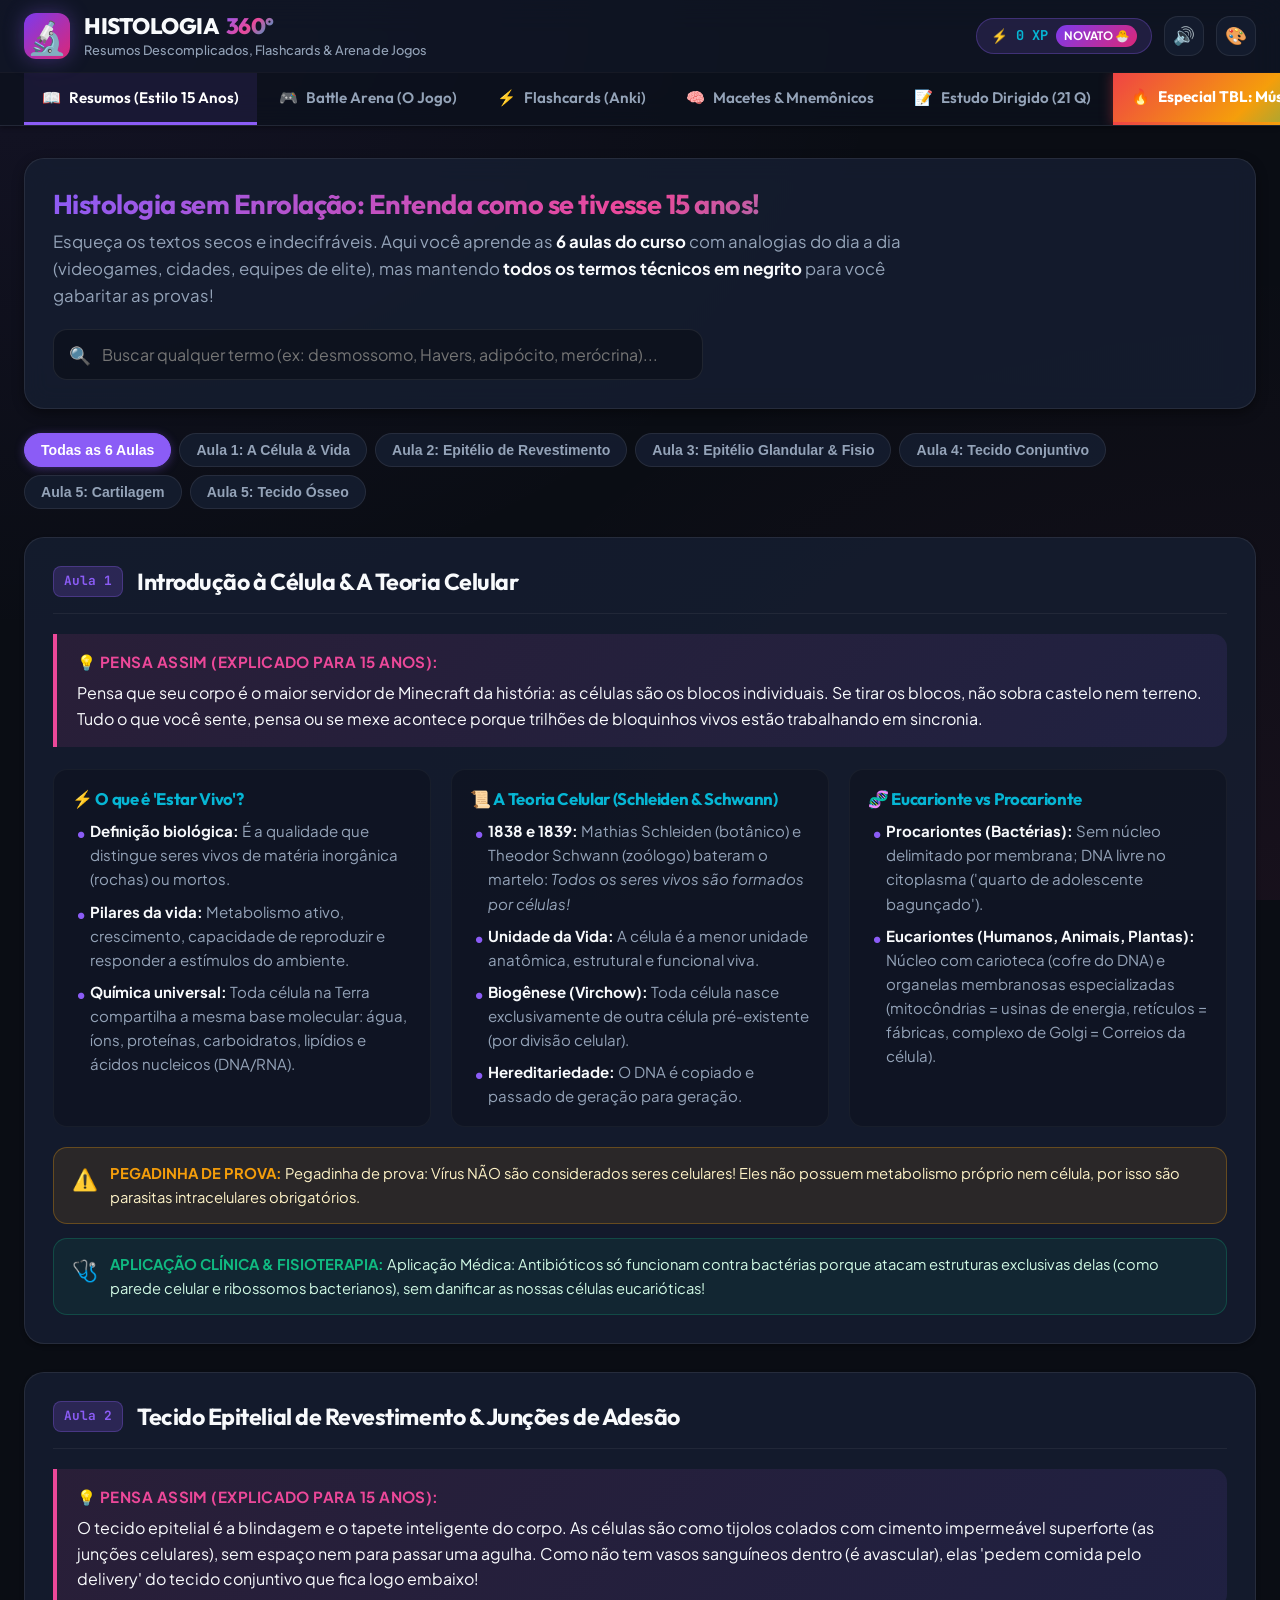
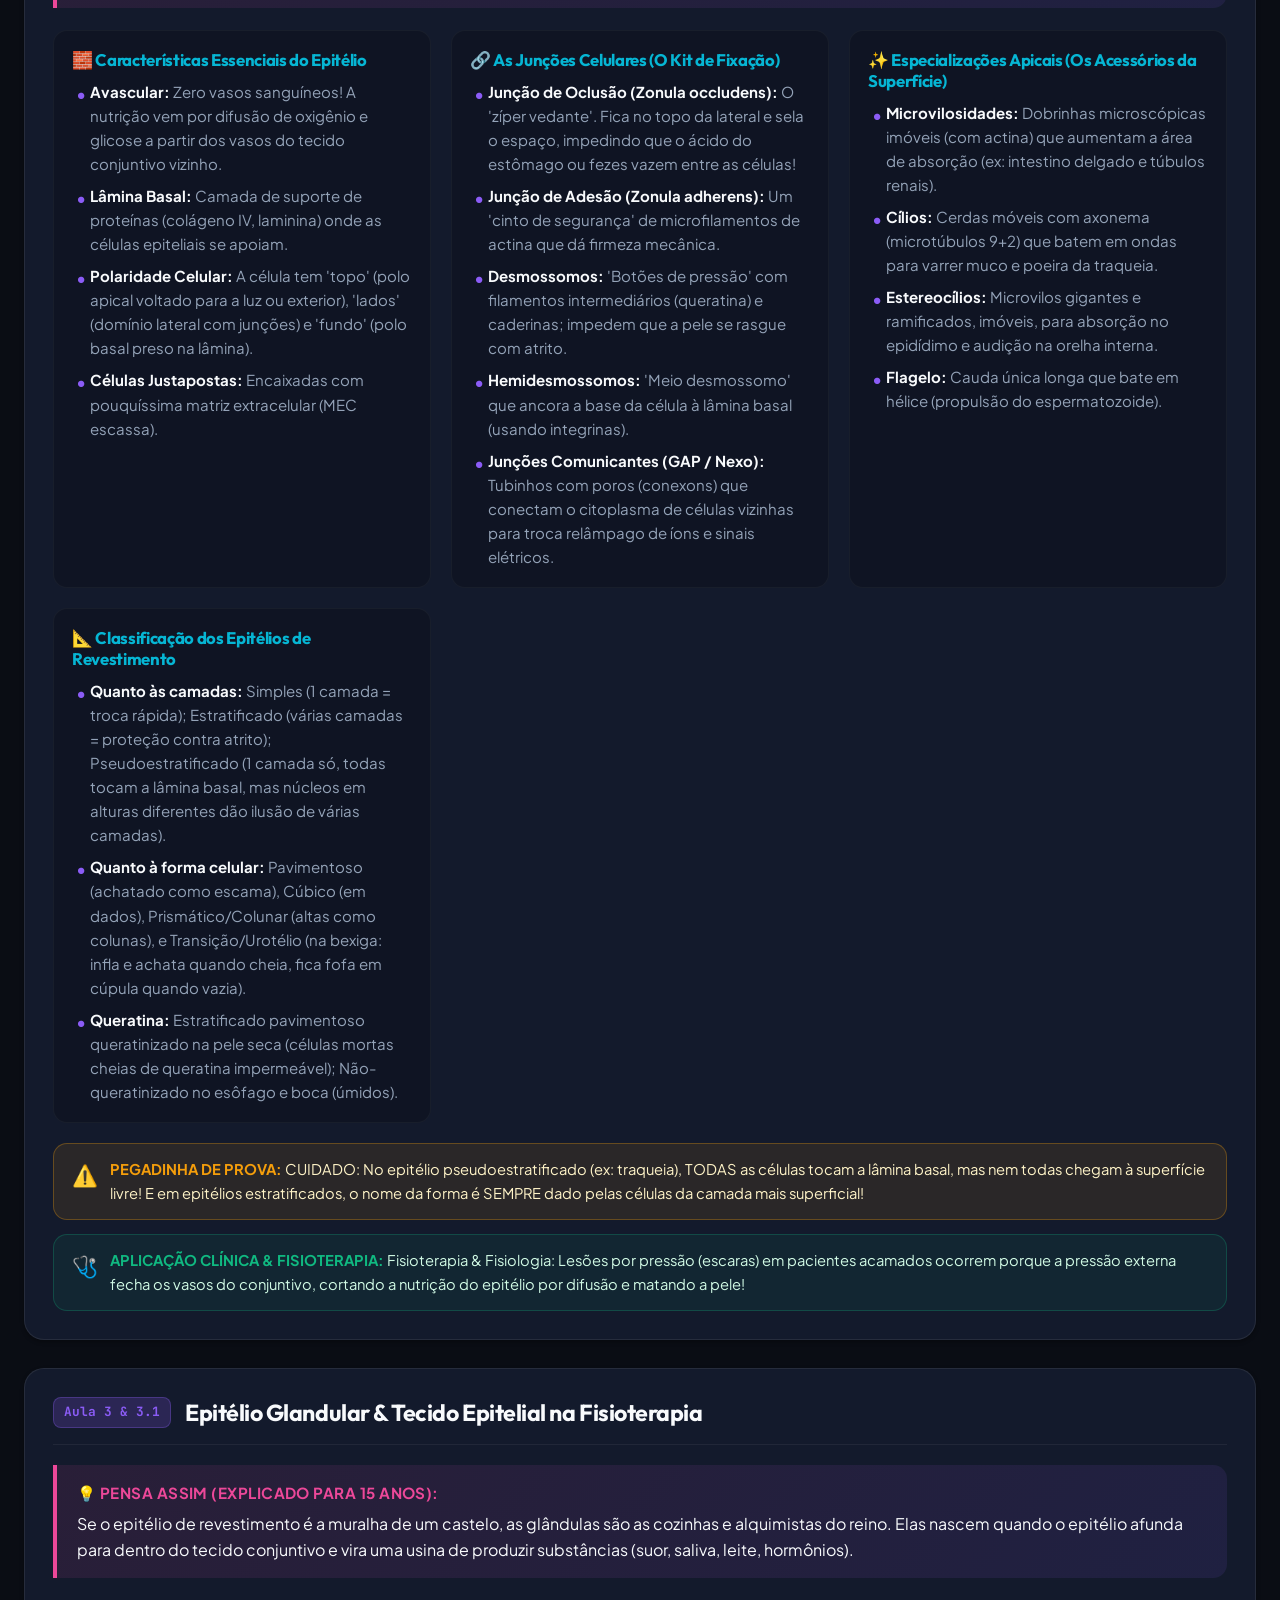
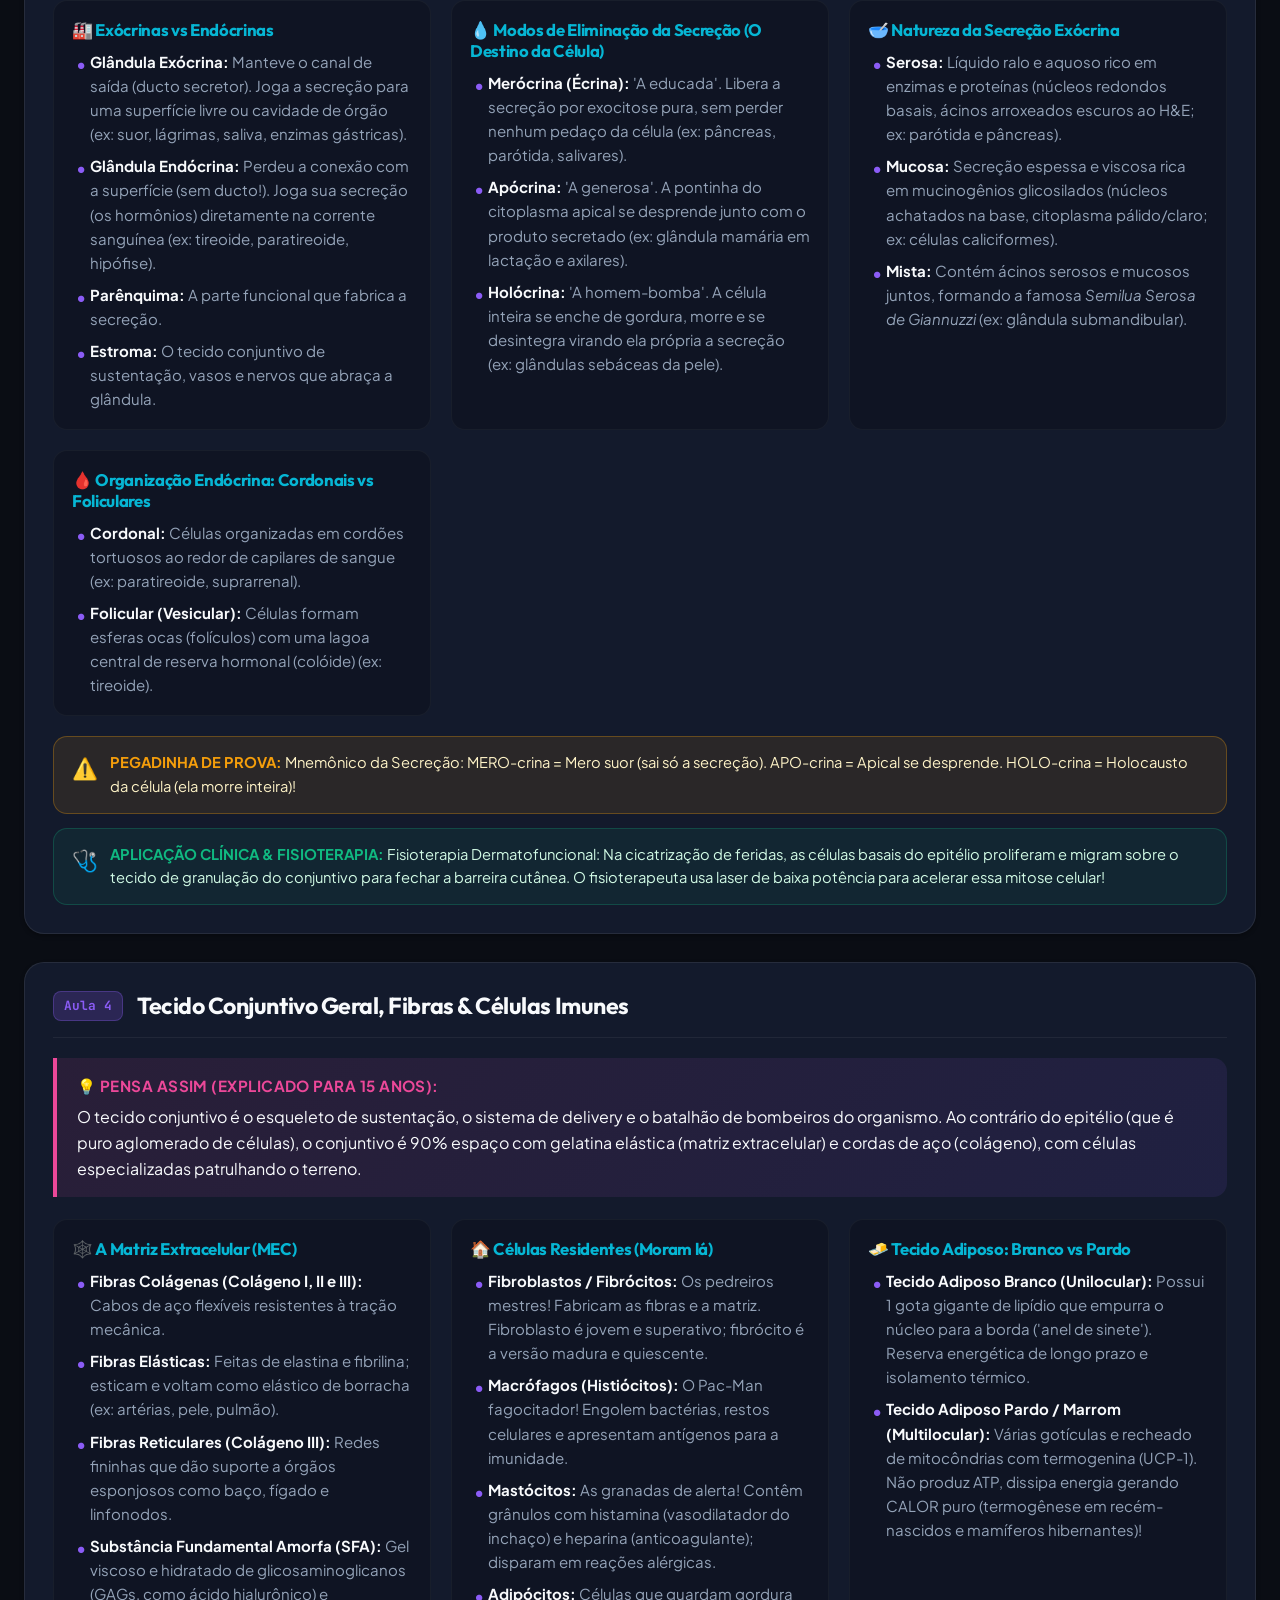
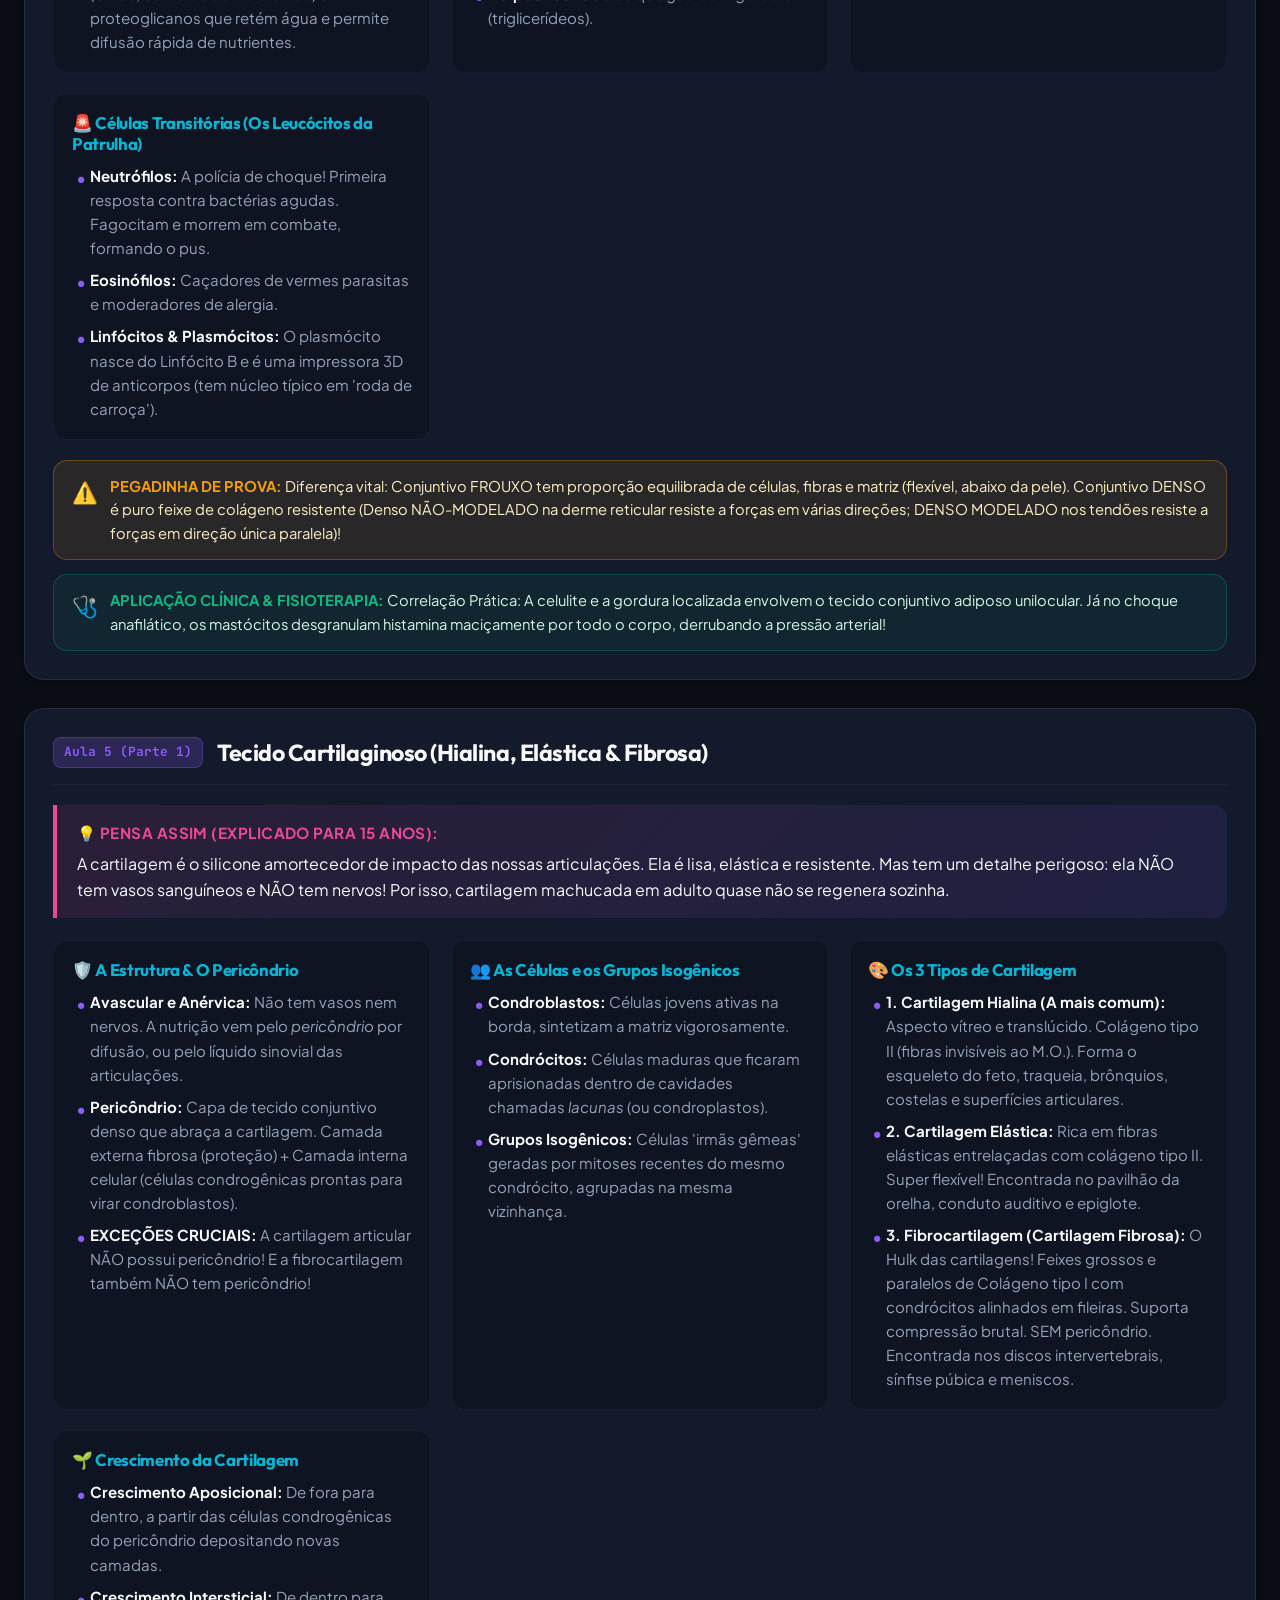
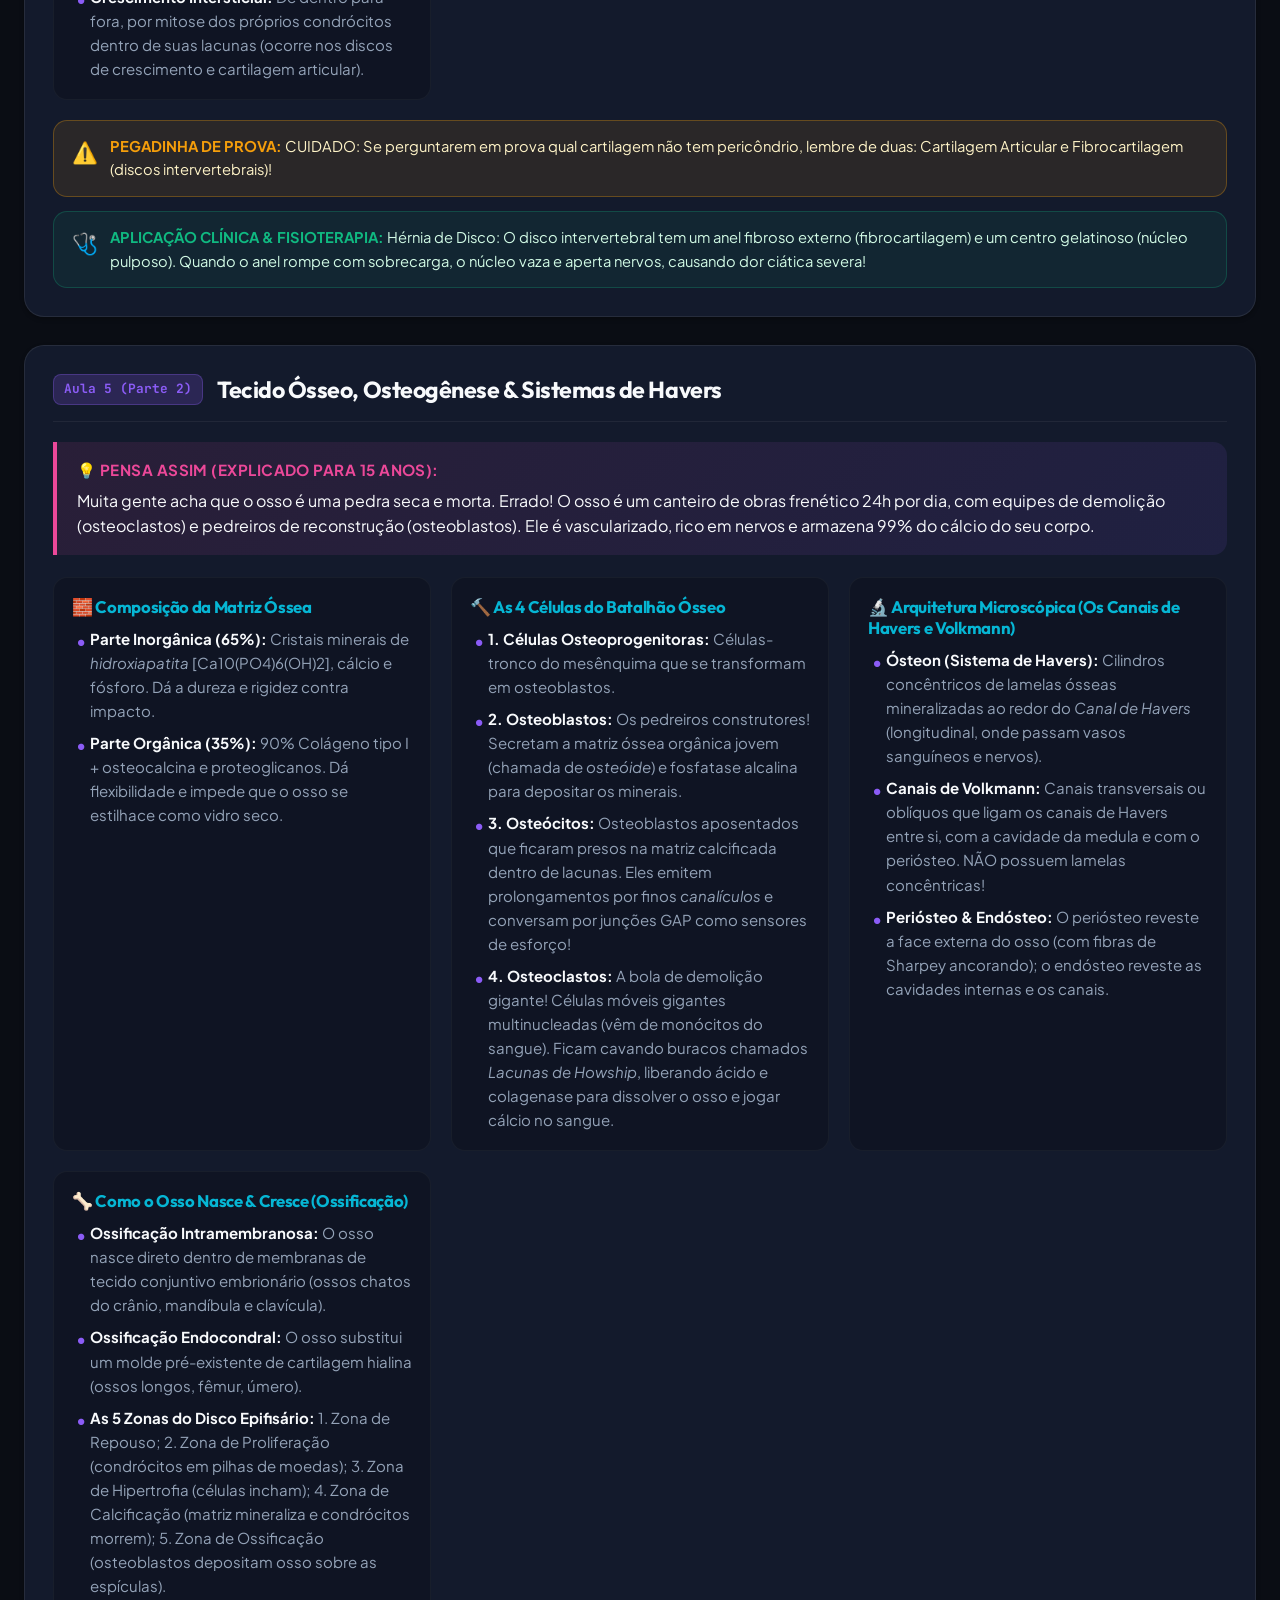
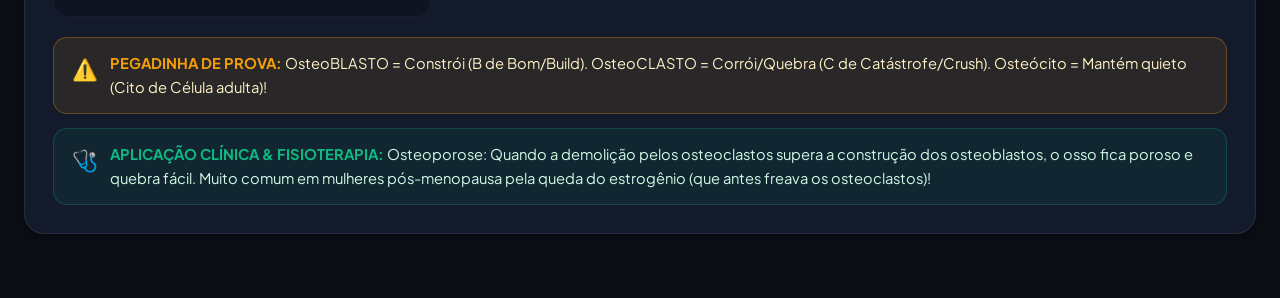
<file: index.html>
<!DOCTYPE html>
<html lang="pt-BR">
<head>
  <meta charset="UTF-8">
  <meta name="viewport" content="width=device-width, initial-scale=1.0">
  <meta http-equiv="refresh" content="0; url=./resumo_interativo/">
  <script>window.location.replace("./resumo_interativo/");</script>
  <title>Histologia 360° • Plataforma de Estudos</title>
  <style>
    body {
      background-color: #070b14;
      color: #f8fafc;
      font-family: -apple-system, BlinkMacSystemFont, "Segoe UI", Roboto, sans-serif;
      display: flex;
      flex-direction: column;
      align-items: center;
      justify-content: center;
      height: 100vh;
      margin: 0;
      text-align: center;
    }
    a {
      color: #8b5cf6;
      text-decoration: none;
      font-weight: 600;
    }
  </style>
</head>
<body>
  <h2>🔬 Histologia 360°</h2>
  <p>Redirecionando para a plataforma interativa... <br>Se não redirecionar automaticamente, <a href="./resumo_interativo/">clique aqui</a>.</p>
</body>
</html>
</file>
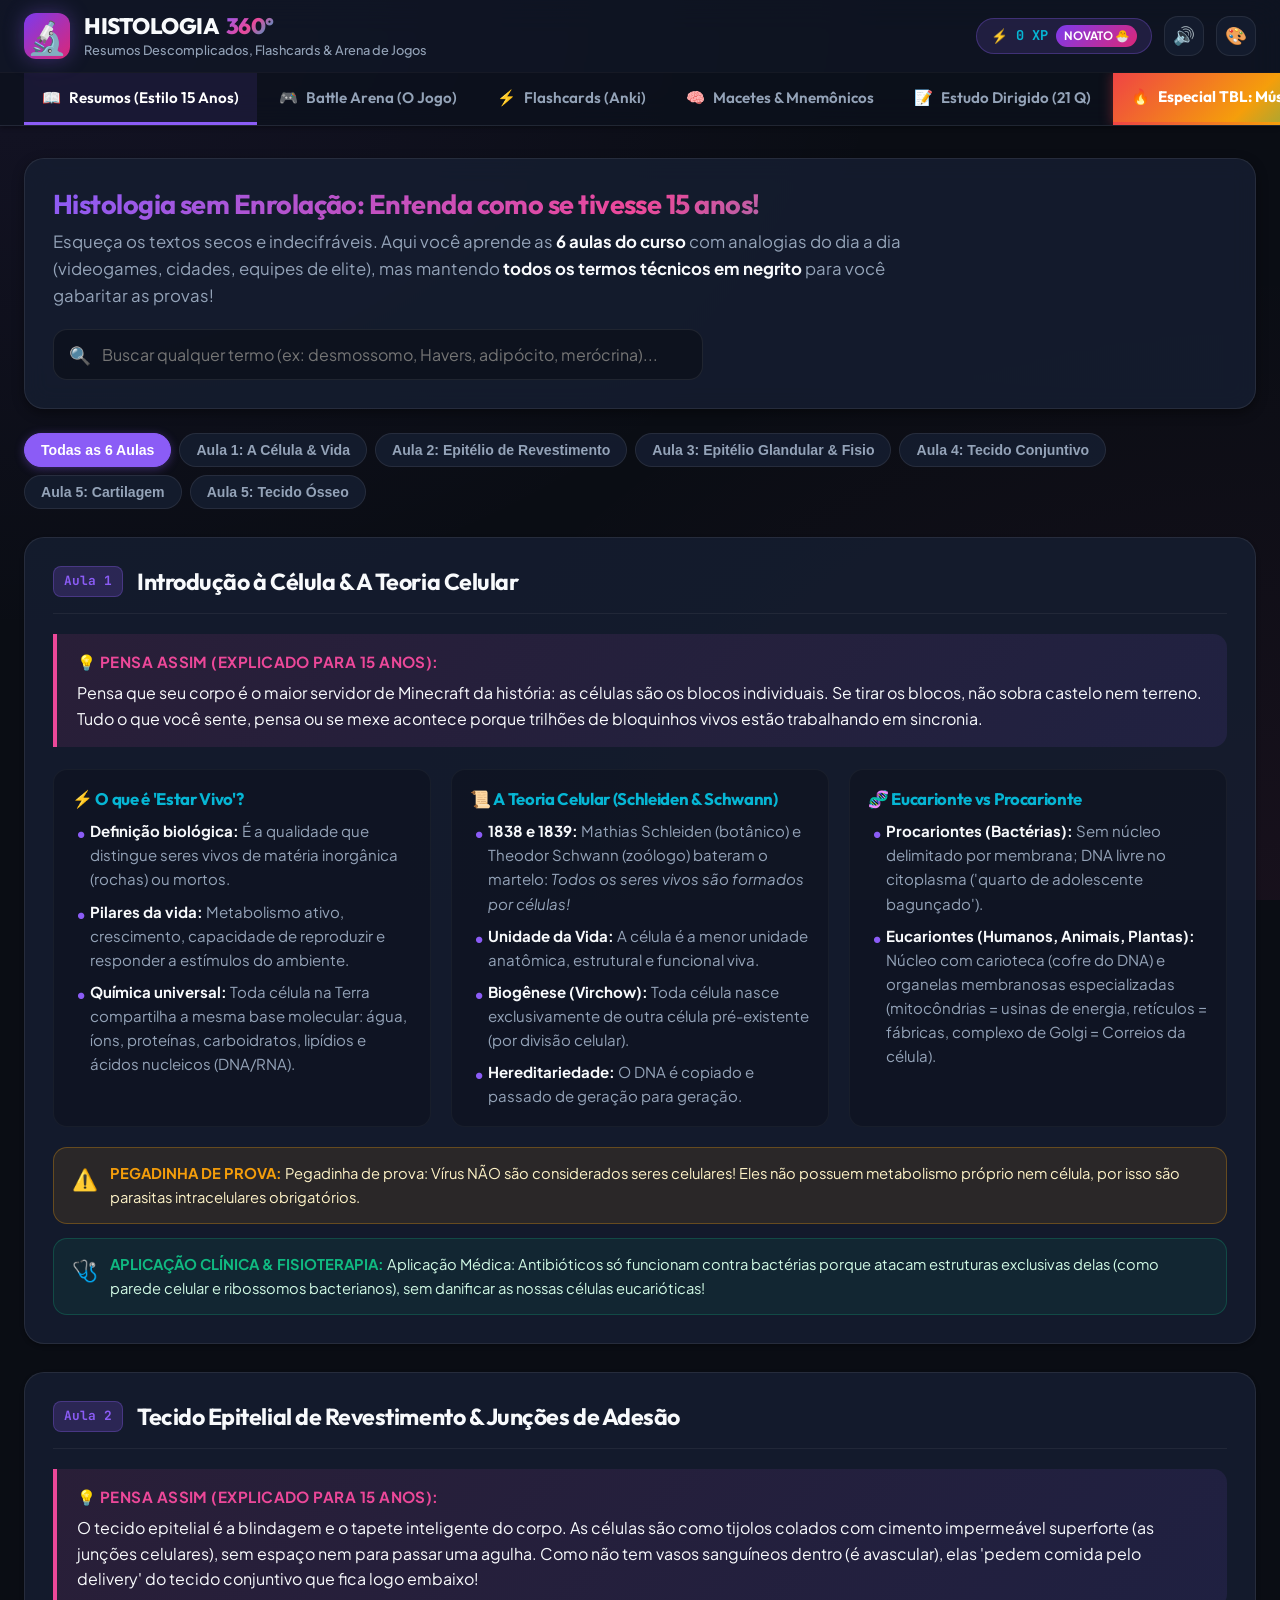
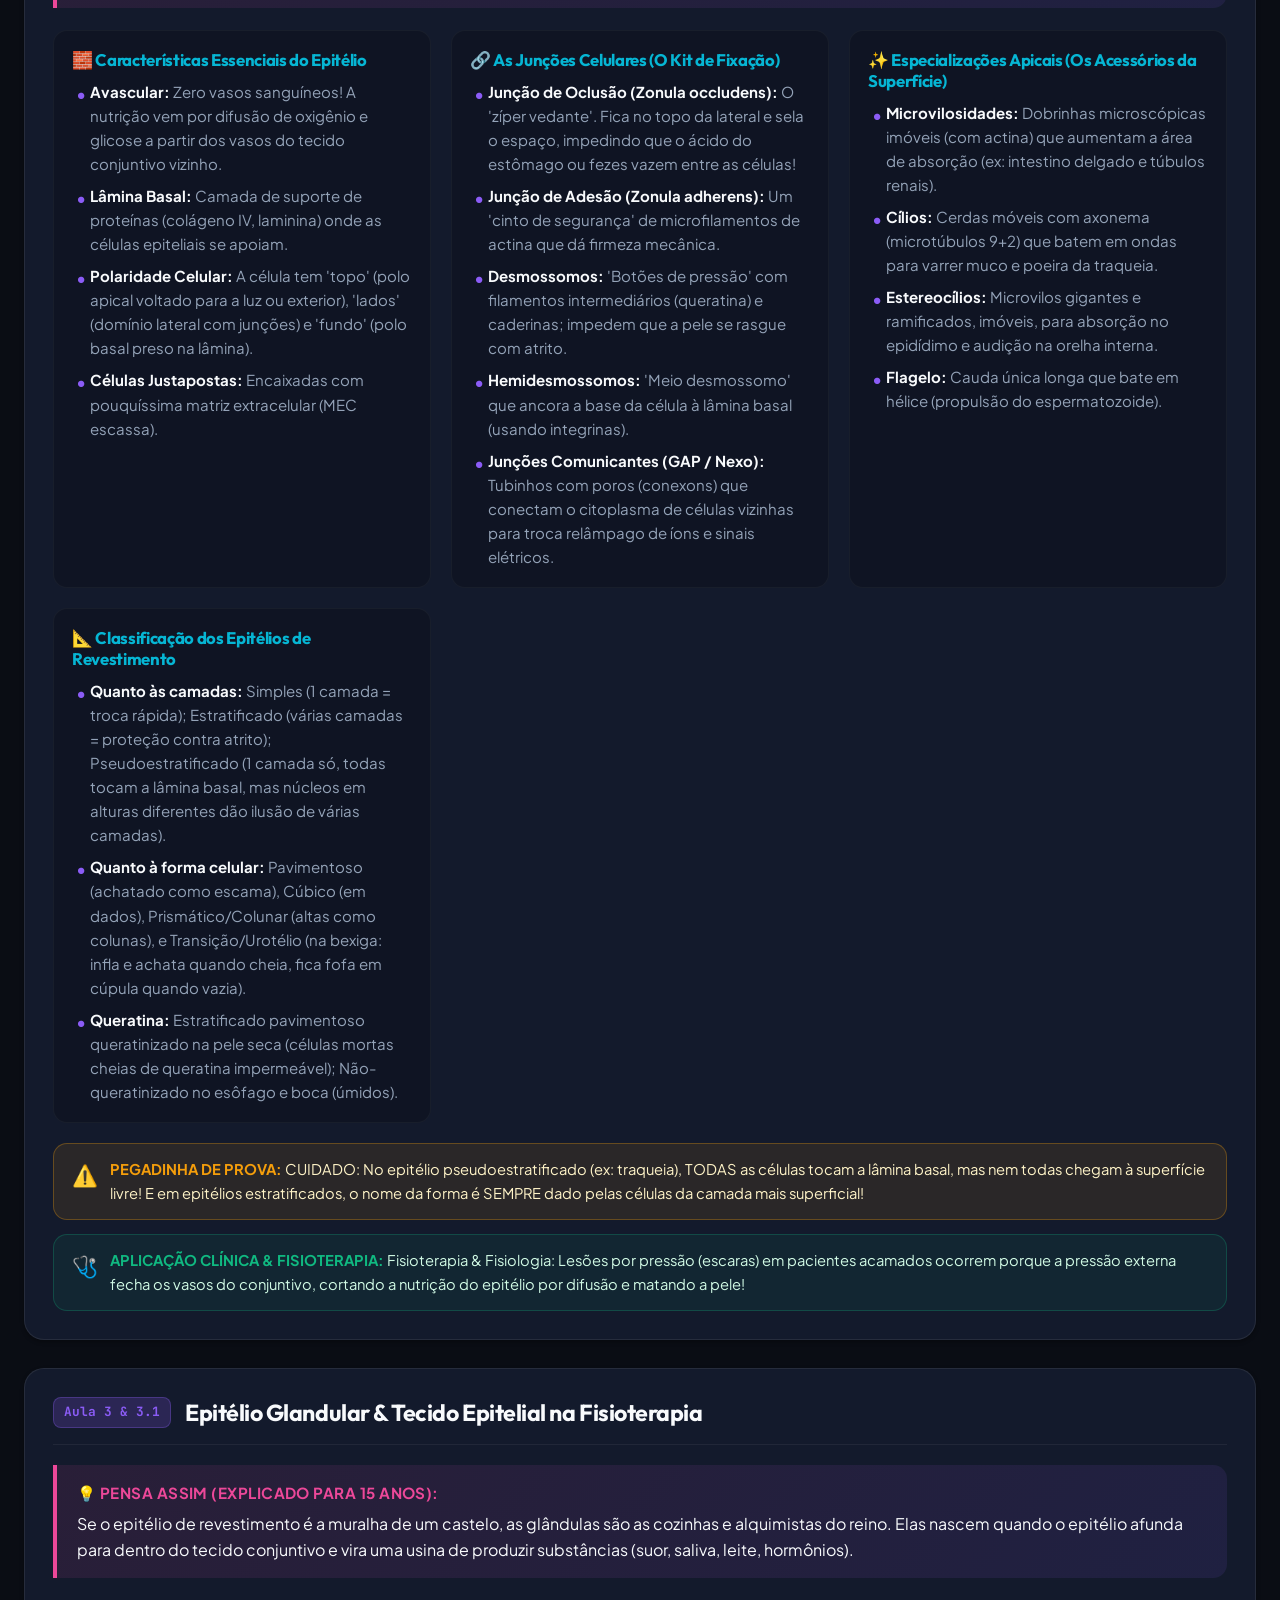
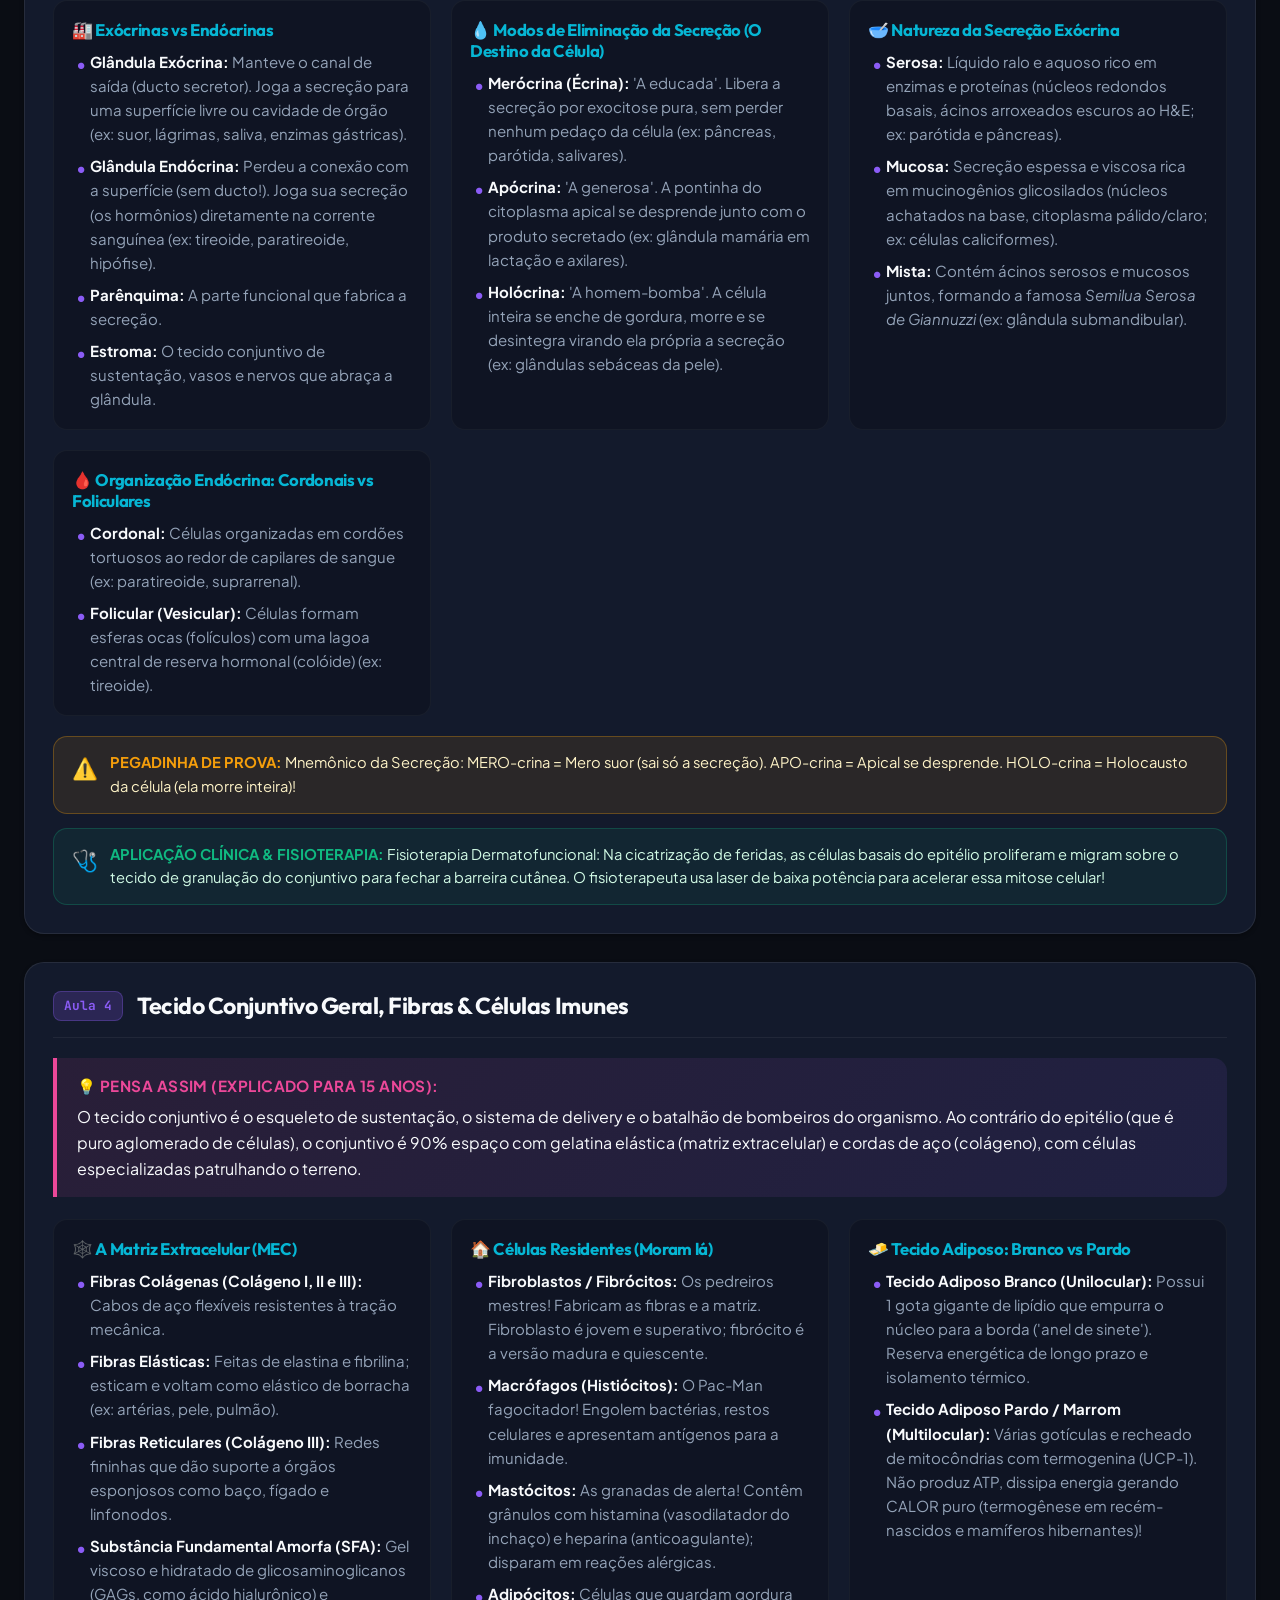
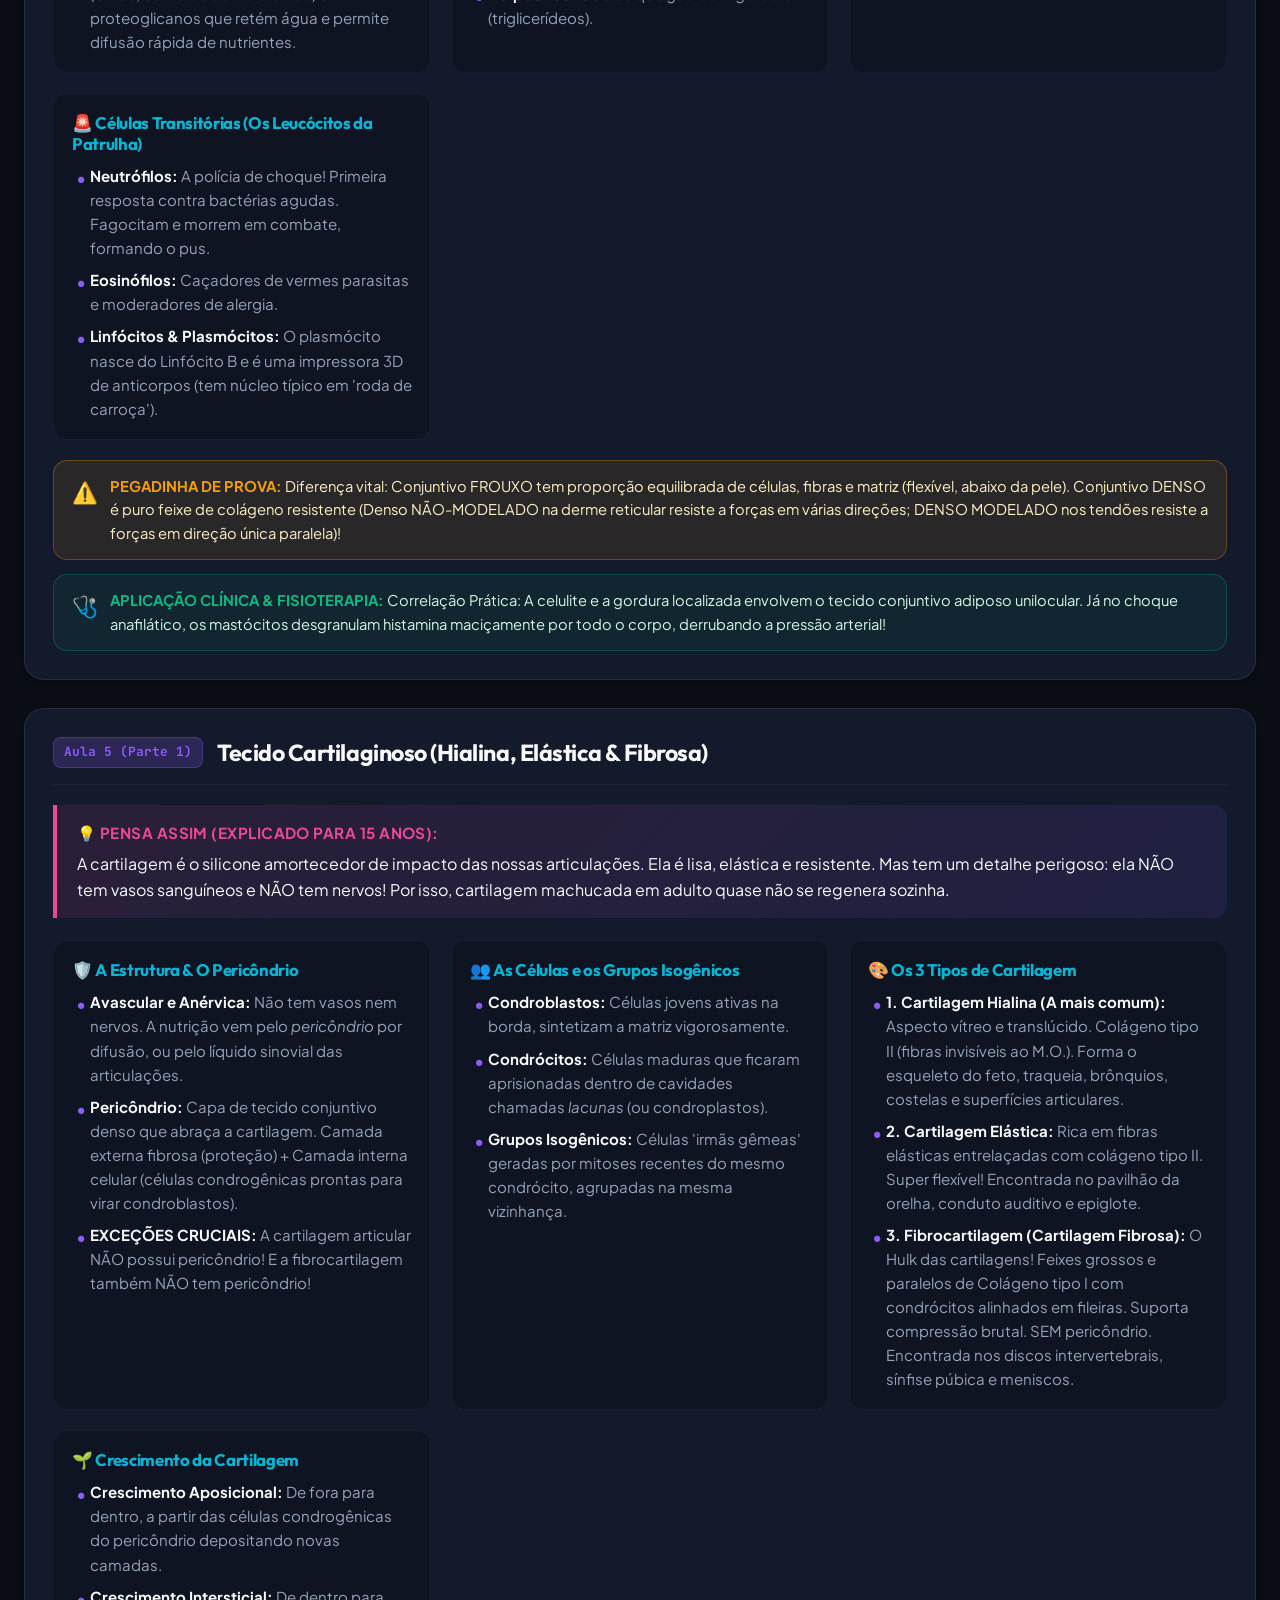
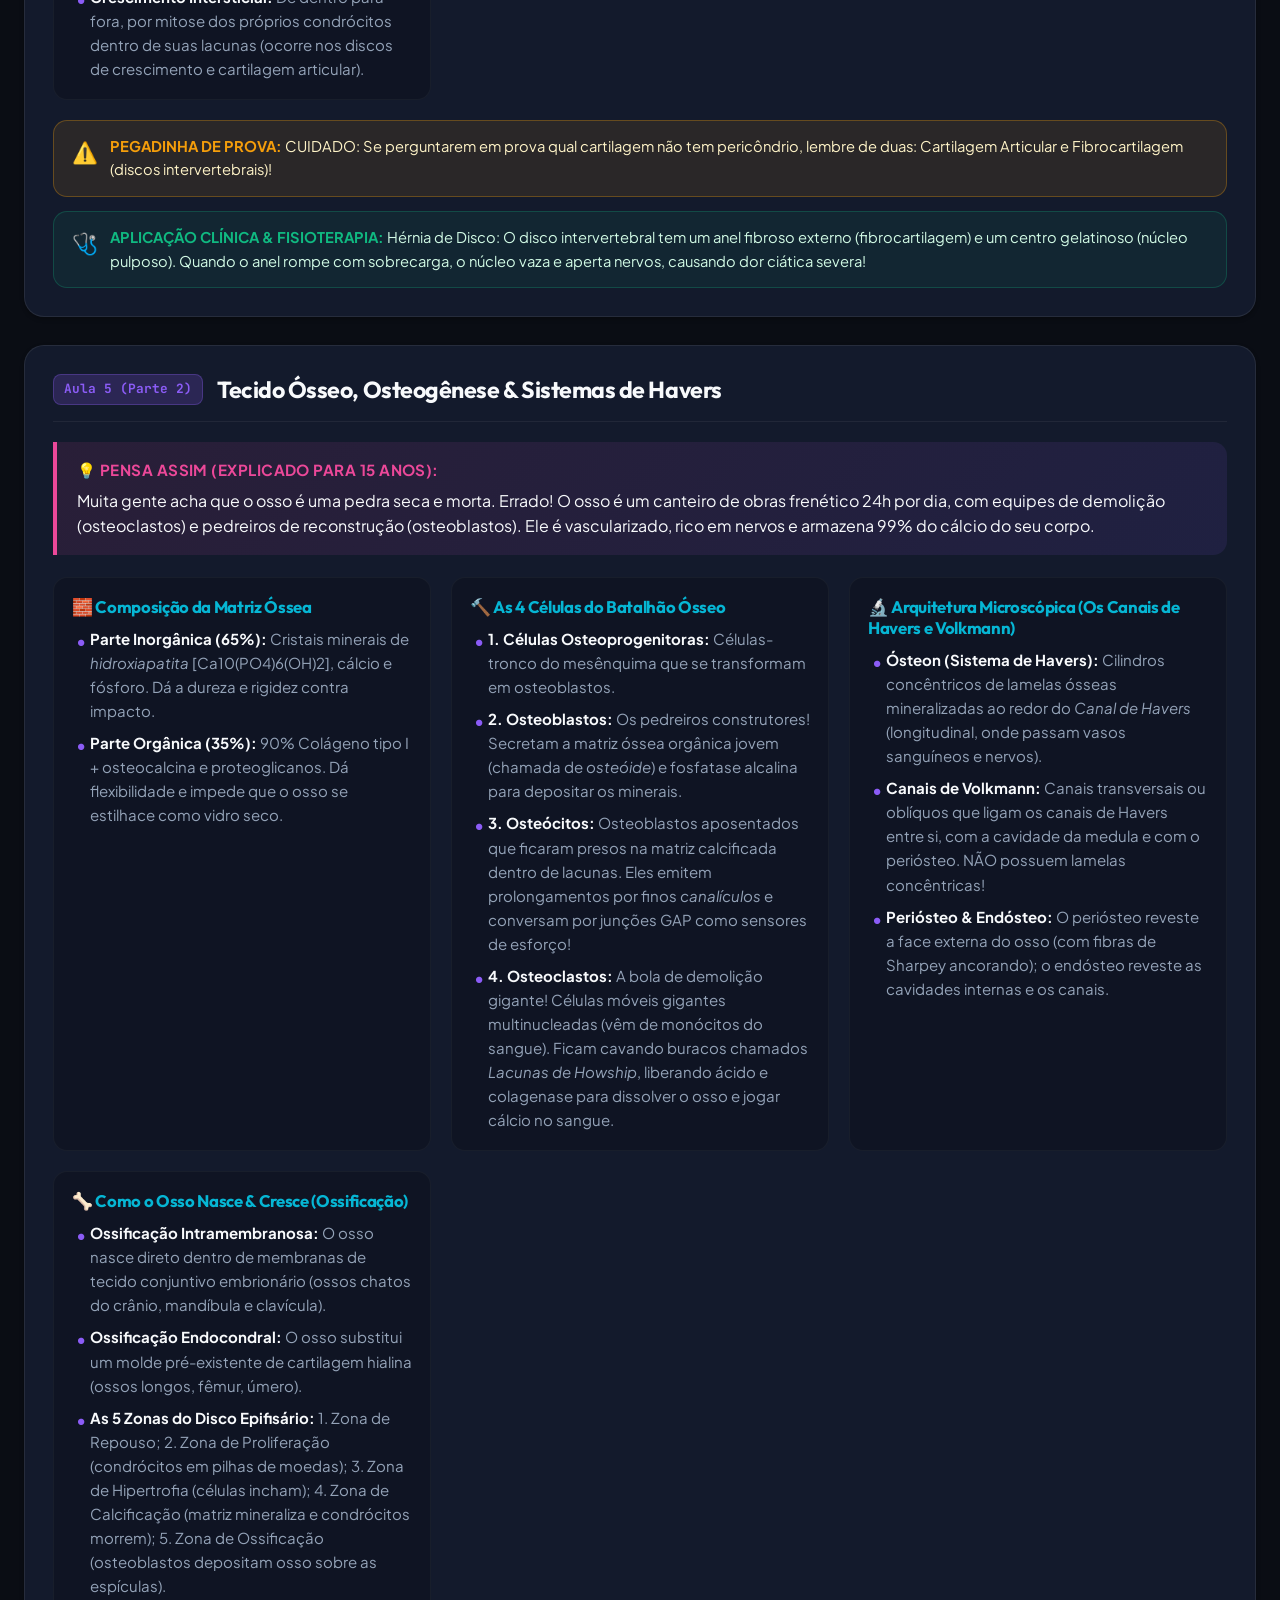
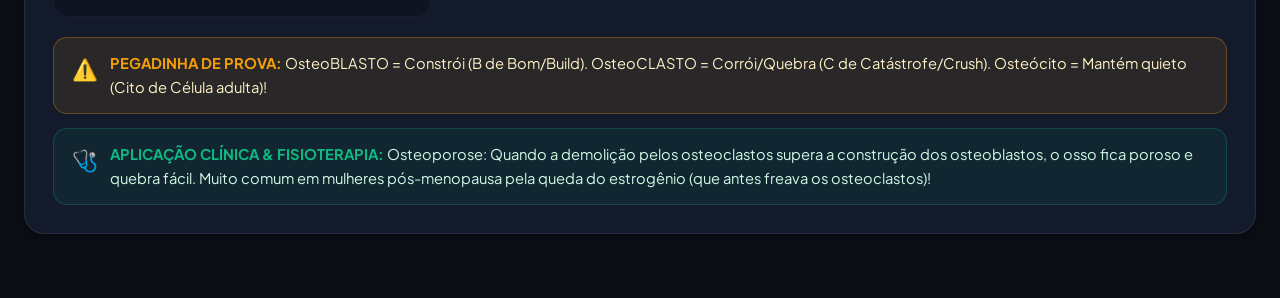
<file: resumo_interativo/index.html>
<!DOCTYPE html>
<html lang="pt-BR" data-theme="dark">
<head>
  <meta charset="UTF-8">
  <meta name="viewport" content="width=device-width, initial-scale=1.0">
  <title>Histologia 360° — Guia Descomplicado, Flashcards & Game</title>
  <meta name="description" content="Aprenda toda a histologia do seu curso com resumos explicados para 15 anos, arena de jogos e flashcards estilo Anki.">
  <!-- Google Fonts -->
  <link rel="preconnect" href="https://fonts.googleapis.com">
  <link rel="preconnect" href="https://fonts.gstatic.com" crossorigin>
  <link href="https://fonts.googleapis.com/css2?family=Outfit:wght@400;500;600;700;800&family=Plus+Jakarta+Sans:wght@400;500;600;700&family=JetBrains+Mono:wght@500;700&display=swap" rel="stylesheet">
  <link rel="stylesheet" href="style.css">
</head>
<body>

  <!-- Top Announcement / XP Bar -->
  <header class="app-header" id="app-header">
    <div class="header-container">
      <div class="brand-group">
        <div class="brand-icon">🔬</div>
        <div class="brand-text">
          <h1>HISTOLOGIA <span class="brand-highlight">360°</span></h1>
          <p class="brand-subtitle">Resumos Descomplicados, Flashcards & Arena de Jogos</p>
        </div>
      </div>

      <div class="header-actions">
        <!-- Live XP / Gamification -->
        <div class="xp-pill" id="xp-pill" title="Seus pontos de experiência no estudo!">
          <span class="xp-icon">⚡</span>
          <span class="xp-value" id="user-xp">0 XP</span>
          <span class="xp-rank-badge" id="user-rank">Novato</span>
        </div>

        <!-- Audio Toggle -->
        <button class="icon-btn" id="audio-toggle-btn" aria-label="Ligar ou desligar som" title="Ligar/Desligar Efeitos Sonoros">
          <span id="audio-icon">🔊</span>
        </button>

        <!-- Theme Toggle -->
        <div class="theme-switch-wrapper">
          <button class="icon-btn" id="theme-toggle-btn" aria-label="Alternar tema visual" title="Alternar Tema (Dark / H&E Violeta / Claro)">
            <span id="theme-icon">🎨</span>
          </button>
        </div>
      </div>
    </div>

    <!-- Navigation Tabs -->
    <nav class="main-nav" id="main-nav" aria-label="Navegação principal">
      <div class="nav-container">
        <button class="nav-tab active" data-tab="tab-resumos" id="tab-btn-resumos">
          <span class="tab-icon">📖</span> Resumos (Estilo 15 Anos)
        </button>
        <button class="nav-tab" data-tab="tab-game" id="tab-btn-game">
          <span class="tab-icon">🎮</span> Battle Arena (O Jogo)
        </button>
        <button class="nav-tab" data-tab="tab-flashcards" id="tab-btn-flashcards">
          <span class="tab-icon">⚡</span> Flashcards (Anki)
        </button>
        <button class="nav-tab" data-tab="tab-mnemonicos" id="tab-btn-mnemonicos">
          <span class="tab-icon">🧠</span> Macetes & Mnemônicos
        </button>
        <button class="nav-tab" data-tab="tab-estudo-dirigido" id="tab-btn-estudo-dirigido">
          <span class="tab-icon">📝</span> Estudo Dirigido (21 Q)
        </button>
        <a href="../TBL/index.html" class="nav-tab" style="text-decoration:none; background: linear-gradient(135deg, #ef4444 0%, #f59e0b 50%, #10b981 100%); color: #fff; font-weight: 700; box-shadow: 0 0 12px rgba(239, 68, 68, 0.4);" title="Acessar Especial TBL: Tecido Muscular & Reparo Tecidual">
          <span class="tab-icon">🔥</span> Especial TBL: Músculo & Reparo
        </a>
      </div>
    </nav>
  </header>

  <main class="app-main" id="app-main">

    <!-- ================= TAB 1: RESUMOS DESCOMPLICADOS ================= -->
    <section class="tab-content active" id="tab-resumos">
      <div class="content-header-banner">
        <div class="banner-text">
          <h2>Histologia sem Enrolação: Entenda como se tivesse 15 anos!</h2>
          <p>Esqueça os textos secos e indecifráveis. Aqui você aprende as <strong>6 aulas do curso</strong> com analogias do dia a dia (videogames, cidades, equipes de elite), mas mantendo <strong>todos os termos técnicos em negrito</strong> para você gabaritar as provas!</p>
        </div>
        <div class="search-box">
          <span class="search-icon">🔍</span>
          <input type="text" id="summary-search-input" placeholder="Buscar qualquer termo (ex: desmossomo, Havers, adipócito, merócrina)..." autocomplete="off">
          <button class="clear-search-btn" id="summary-search-clear" style="display:none;">✕</button>
        </div>
      </div>

      <!-- Quick Lecture Filter Pills -->
      <div class="lecture-filter-pills" id="lecture-filter-pills">
        <button class="filter-pill active" data-filter="all">Todas as 6 Aulas</button>
        <button class="filter-pill" data-filter="aula-1">Aula 1: A Célula & Vida</button>
        <button class="filter-pill" data-filter="aula-2">Aula 2: Epitélio de Revestimento</button>
        <button class="filter-pill" data-filter="aula-3">Aula 3: Epitélio Glandular & Fisio</button>
        <button class="filter-pill" data-filter="aula-4">Aula 4: Tecido Conjuntivo</button>
        <button class="filter-pill" data-filter="aula-5-cart">Aula 5: Cartilagem</button>
        <button class="filter-pill" data-filter="aula-5-osso">Aula 5: Tecido Ósseo</button>
      </div>

      <!-- Summary Cards Container (Dynamically rendered & searchable) -->
      <div class="summaries-grid" id="summaries-container">
        <!-- Rendered by JavaScript -->
      </div>
    </section>

    <!-- ================= TAB: ESTUDO DIRIGIDO (21 QUESTÕES & GABARITOS) ================= -->
    <section class="tab-content" id="tab-estudo-dirigido">
      <div class="content-header-banner ed-banner">
        <div class="banner-text">
          <div class="header-badge-pill">📝 ROTEIROS OFICIAIS DE FIXAÇÃO</div>
          <h2>Estudo Dirigido: 21 Questões & Gabaritos Comentados</h2>
          <p>Todas as questões oficiais dos roteiros de <strong>Tecido Epitelial (11 Questões)</strong> e <strong>Tecido Conjuntivo (10 Questões)</strong> com gabaritos detalhados, palavras-chave para a prova e modo de treino interativo.</p>
        </div>
        <div class="search-box">
          <span class="search-icon">🔍</span>
          <input type="text" id="ed-search-input" placeholder="Buscar no estudo dirigido (ex: avascular, desmossomo, escorbuto, mastócito)..." autocomplete="off">
          <button class="clear-search-btn" id="ed-search-clear" style="display:none;">✕</button>
        </div>
      </div>

      <!-- Quick Module Filter Pills & Action Bar -->
      <div class="ed-toolbar">
        <div class="lecture-filter-pills" id="ed-filter-pills">
          <button class="filter-pill active" data-ed-filter="all">Todas as 21 Questões</button>
          <button class="filter-pill" data-ed-filter="epitelial">Tecido Epitelial (11 Q)</button>
          <button class="filter-pill" data-ed-filter="conjuntivo">Tecido Conjuntivo (10 Q)</button>
        </div>
        <div class="ed-actions">
          <button class="primary-btn" id="ed-start-quiz-btn">
            🎮 Responder no Modo Game
          </button>
        </div>
      </div>

      <!-- Questions List Container -->
      <div class="estudo-dirigido-grid" id="estudo-dirigido-container">
        <!-- Rendered dynamically by JavaScript -->
      </div>
    </section>

    <!-- ================= TAB: BATTLE ARENA (O JOGO) ================= -->
    <section class="tab-content" id="tab-game">
      <div class="game-container" id="game-container">
        
        <!-- Game Mode Selection Screen -->
        <div class="game-screen active" id="game-screen-menu">
          <div class="arena-hero">
            <div class="arena-badge">ARENA DE COMBATE HISTOLÓGICO</div>
            <h2>Desafie o seu Cérebro e Vire um Mestre das Lâminas!</h2>
            <p>Teste seus conhecimentos com perguntas dinâmicas, casos práticos de laboratório e pegadinhas clássicas de prova.</p>
          </div>

          <div class="game-mode-cards">
            <!-- Mode 1: Trilha das 6 Aulas -->
            <div class="mode-card" data-mode="campaign" id="mode-campaign-btn">
              <div class="mode-icon">🗺️</div>
              <div class="mode-tag">Modo Trilha</div>
              <h3>A Jornada das 6 Aulas</h3>
              <p>Avance fase por fase: da Teoria Celular ao Tecido Ósseo. Ganhe estrelas e desbloqueie títulos acadêmicos!</p>
              <ul class="mode-perks">
                <li>✓ 6 Fases com dificuldade progressiva</li>
                <li>✓ 3 Vidas para tentar</li>
                <li>✓ Explicação detalhada a cada acerto ou erro</li>
              </ul>
              <button class="primary-btn pulse">Jogar Modo Trilha</button>
            </div>

            <!-- Mode 2: Batalha Rápida Contra o Tempo -->
            <div class="mode-card" data-mode="blitz" id="mode-blitz-btn">
              <div class="mode-icon">⚡</div>
              <div class="mode-tag hot">Adrenalina</div>
              <h3>Batalha Rápida (Blitz)</h3>
              <p>Você tem 60 segundos para responder o máximo de perguntas certeiras. Cada acerto consecutivo ativa um Multiplicador de Combo!</p>
              <ul class="mode-perks">
                <li>✓ Relógio de 60 segundos</li>
                <li>✓ Multiplicadores de Combo 2x, 3x, 4x</li>
                <li>✓ Perguntas aleatórias de todo o conteúdo</li>
              </ul>
              <button class="primary-btn">Iniciar Blitz</button>
            </div>

            <!-- Mode 3: Casos Clínicos -->
            <div class="mode-card" data-mode="clinic" id="mode-clinic-btn">
              <div class="mode-icon">🩺</div>
              <div class="mode-tag gold">Desafio Pro</div>
              <h3>Casos Clínicos & Práticos</h3>
              <p>Encare situações de pacientes reais: fraturas ósseas, cicatrização de queimaduras, osteoporose e biópsias glandulares.</p>
              <ul class="mode-perks">
                <li>✓ Foco em Fisioterapia e Saúde</li>
                <li>✓ Desafios de interpretação diagnóstica</li>
                <li>✓ Ganhe o dobro de XP</li>
              </ul>
              <button class="primary-btn">Resolver Casos</button>
            </div>

            <!-- Mode 4: Estudo Dirigido (21 Questões) -->
            <div class="mode-card" data-mode="estudo-dirigido" id="mode-estudo-btn">
              <div class="mode-icon">📝</div>
              <div class="mode-tag purple">Fixação de Prova</div>
              <h3>Estudo Dirigido (21 Questões)</h3>
              <p>Perguntas oficiais dos roteiros de Tecido Epitelial e Tecido Conjuntivo com os gabaritos e explicações detalhadas.</p>
              <ul class="mode-perks">
                <li>✓ 11 Questões de Tecido Epitelial</li>
                <li>✓ 10 Questões de Tecido Conjuntivo</li>
                <li>✓ 100% alinhado aos roteiros oficiais</li>
              </ul>
              <button class="primary-btn">Praticar Estudo Dirigido</button>
            </div>
          </div>
        </div>

        <!-- Game In-Progress Play Screen -->
        <div class="game-screen" id="game-screen-play" style="display:none;">
          <!-- HUD Header -->
          <div class="game-hud">
            <div class="hud-left">
              <button class="hud-btn-back" id="hud-back-btn" title="Voltar ao menu do jogo">← Sair</button>
              <span class="hud-phase-label" id="hud-phase-name">Fase 1: A Célula</span>
            </div>
            <div class="hud-center">
              <div class="hud-hearts" id="hud-hearts" title="Vidas restantes">
                ❤️❤️❤️
              </div>
              <div class="hud-timer" id="hud-timer-container" style="display:none;">
                ⏱️ <span id="hud-timer-val">60</span>s
              </div>
            </div>
            <div class="hud-right">
              <div class="hud-score">Score: <strong id="hud-score-val">0</strong></div>
              <div class="hud-combo" id="hud-combo-badge" style="display:none;">🔥 2x COMBO</div>
            </div>
          </div>

          <!-- Progress Bar inside the game -->
          <div class="game-progress-track">
            <div class="game-progress-fill" id="game-progress-bar" style="width: 0%;"></div>
          </div>

          <!-- Question Card -->
          <div class="question-container" id="question-container">
            <div class="question-card" id="question-card">
              <div class="question-topic-pill" id="question-topic-pill">Tecido Epitelial</div>
              <h3 class="question-text" id="question-text">Carregando pergunta...</h3>
              <div class="question-meta" id="question-meta"></div>

              <!-- Options Grid -->
              <div class="options-grid" id="options-grid">
                <!-- Option buttons dynamically generated -->
              </div>

              <!-- Feedback / Explanation Box -->
              <div class="answer-feedback" id="answer-feedback" style="display:none;">
                <div class="feedback-title" id="feedback-title">Correto! 🎉</div>
                <p class="feedback-explanation" id="feedback-explanation">Explicação...</p>
                <button class="primary-btn" id="next-question-btn">Próxima Pergunta →</button>
              </div>
            </div>
          </div>
        </div>

        <!-- Game Over / Victory Screen -->
        <div class="game-screen" id="game-screen-result" style="display:none;">
          <div class="result-modal-box">
            <div class="result-icon" id="result-icon">🏆</div>
            <h2 id="result-title">Vitória Histológica!</h2>
            <p id="result-subtext">Você mandou muito bem e demonstrou domínio digno de quem vai gabaritar a prova.</p>
            
            <div class="result-stats-row">
              <div class="result-stat-card">
                <span class="stat-number" id="res-score">1450</span>
                <span class="stat-desc">Pontos Marcados</span>
              </div>
              <div class="result-stat-card">
                <span class="stat-number" id="res-accuracy">92%</span>
                <span class="stat-desc">Precisão</span>
              </div>
              <div class="result-stat-card">
                <span class="stat-number" id="res-xp">+180</span>
                <span class="stat-desc">XP Ganho</span>
              </div>
            </div>

            <div class="result-feedback-card" id="result-advice">
              <!-- Personalized study tip based on errors -->
            </div>

            <div class="result-actions">
              <button class="primary-btn" id="restart-game-btn">Jogar Novamente 🔄</button>
              <button class="secondary-btn" id="back-to-menu-btn">Voltar ao Menu de Modos</button>
            </div>
          </div>
        </div>

      </div>
    </section>



    <!-- ================= TAB: FLASHCARDS (ESTILO ANKI) ================= -->
    <section class="tab-content" id="tab-flashcards">
      <div class="flashcards-wrapper">
        <div class="flashcards-header">
          <div>
            <h2>Flashcards de Repetição Espaçada (Estilo Anki)</h2>
            <p>Clique no card para virar e ver a resposta. Avalie se achou Fácil, Médio ou Difícil para fixar na memória de longo prazo!</p>
          </div>
          <!-- Category Filter -->
          <div class="flashcard-controls">
            <select id="flashcard-category-select" class="custom-select">
              <option value="all">Todas as Matérias</option>
              <option value="estudo-dirigido">📝 Estudo Dirigido (21 Q)</option>
              <option value="celula">A Célula & Teoria Celular</option>
              <option value="epitelial">Tecido Epitelial & Junções</option>
              <option value="glandular">Glândulas & Secreção</option>
              <option value="conjuntivo">Tecido Conjuntivo & Células</option>
              <option value="cartilagem">Tecido Cartilaginoso</option>
              <option value="osseo">Tecido Ósseo & Osteogênese</option>
            </select>
            <div class="flashcard-counter" id="flashcard-counter">1 / 25</div>
          </div>
        </div>

        <!-- 3D Flip Card Container -->
        <div class="flashcard-stage">
          <div class="flashcard-3d" id="active-flashcard">
            <!-- Front Face -->
            <div class="card-face card-front">
              <div class="card-topic-tag" id="fc-front-topic">Tecido Epitelial</div>
              <div class="card-prompt" id="fc-front-text">Qual é a diferença funcional entre os cílios e as microvilosidades?</div>
              <div class="card-hint-text">💡 Clique em qualquer lugar do cartão para virar</div>
            </div>
            <!-- Back Face -->
            <div class="card-face card-back">
              <div class="card-topic-tag answer" id="fc-back-topic">Resposta Comprovada</div>
              <div class="card-answer" id="fc-back-text">Resposta...</div>
              <div class="card-analogy" id="fc-back-analogy">💡 <em>Mnemônico/Analogia:</em> ...</div>
            </div>
          </div>
        </div>

        <!-- Rating Buttons (Anki style) -->
        <div class="flashcard-actions">
          <button class="rate-btn diff" id="fc-btn-hard">
            <span class="rate-emoji">😓</span> Difícil (Rever Logo)
          </button>
          <button class="rate-btn med" id="fc-btn-med">
            <span class="rate-emoji">🤔</span> Bom / Médio
          </button>
          <button class="rate-btn easy" id="fc-btn-easy">
            <span class="rate-emoji">🚀</span> Fácil (Memorizado!)
          </button>
        </div>

        <div class="flashcard-bottom-nav">
          <button class="secondary-btn" id="fc-prev-btn">← Anterior</button>
          <button class="secondary-btn" id="fc-shuffle-btn">🔀 Embaralhar</button>
          <button class="secondary-btn" id="fc-next-btn">Próximo →</button>
        </div>
      </div>
    </section>


    <!-- ================= TAB 6: GUIA MNEMÔNICO & MACETES ================= -->
    <section class="tab-content" id="tab-mnemonicos">
      <div class="mnemonics-container">
        <div class="mnemonics-header">
          <div class="header-badge">🧠 TRUQUES MENTAIS & MACETES DE PROVA</div>
          <h2>Mnemônicos Infalíveis para Nunca Mais Esquecer</h2>
          <p>Rimas, trocadilhos e macetes criados por professores e alunos para fixar nomes complicados no segundo período.</p>
        </div>

        <div class="mnemonics-grid" id="mnemonics-grid">
          <!-- Rendered by JS -->
        </div>
      </div>
    </section>

  </main>

  <!-- Notification Toast Container -->
  <div class="toast-container" id="toast-container"></div>

  <!-- Scripts -->
  <script src="app.js"></script>
</body>
</html>
</file>
<file: resumo_interativo/style.css>
/* ==========================================================================
   HISTOLOGIA 360° — DESIGN SYSTEM & STYLESHEET
   Aesthetics: Modern Medical Dark / Glassmorphism / Hematoxylin & Eosin Palette
   ========================================================================== */

:root {
  /* Core Colors (Default Dark Theme) */
  --bg-primary: #0a0d14;
  --bg-secondary: #111726;
  --bg-card: rgba(22, 30, 49, 0.85);
  --bg-card-hover: rgba(30, 41, 67, 0.95);
  --bg-glass: rgba(17, 24, 39, 0.7);
  
  --border-color: rgba(255, 255, 255, 0.08);
  --border-glow: rgba(168, 85, 247, 0.3);
  
  --text-primary: #f8fafc;
  --text-secondary: #94a3b8;
  --text-muted: #64748b;
  
  /* Staining / Accent Colors */
  --he-violet: #8b5cf6;       /* Hematoxilina (Basofilia) */
  --he-pink: #ec4899;         /* Eosina (Acidofilia) */
  --accent-cyan: #06b6d4;      /* Tecnologia / Destaques */
  --accent-emerald: #10b981;   /* Sucesso / Cartilagem */
  --accent-amber: #f59e0b;     /* Alerta / Ósseo */
  --accent-rose: #f43f5e;      /* Erro / Vidas */

  /* Gradients */
  --gradient-brand: linear-gradient(135deg, #8b5cf6 0%, #ec4899 50%, #06b6d4 100%);
  --gradient-card: linear-gradient(145deg, rgba(255,255,255,0.03) 0%, rgba(255,255,255,0.005) 100%);
  --gradient-he: linear-gradient(135deg, #7c3aed 0%, #db2777 100%);
  
  /* Shadows */
  --shadow-sm: 0 2px 4px rgba(0, 0, 0, 0.3);
  --shadow-md: 0 4px 12px rgba(0, 0, 0, 0.4);
  --shadow-lg: 0 8px 24px rgba(0, 0, 0, 0.5);
  --shadow-glow: 0 0 20px rgba(139, 92, 246, 0.35);

  --radius-sm: 8px;
  --radius-md: 14px;
  --radius-lg: 20px;
  --radius-full: 9999px;
  
  --font-heading: 'Outfit', sans-serif;
  --font-body: 'Plus Jakarta Sans', sans-serif;
  --font-mono: 'JetBrains Mono', monospace;
  
  --transition: all 0.25s cubic-bezier(0.4, 0, 0.2, 1);
}

/* H&E Dedicated Theme */
[data-theme="he"] {
  --bg-primary: #12091e;
  --bg-secondary: #1e1133;
  --bg-card: rgba(36, 21, 61, 0.85);
  --bg-card-hover: rgba(50, 30, 84, 0.95);
  --border-color: rgba(236, 72, 153, 0.15);
  --border-glow: rgba(236, 72, 153, 0.4);
  --text-primary: #fdf4ff;
  --text-secondary: #d8b4fe;
}

/* Light Theme */
[data-theme="light"] {
  --bg-primary: #f8fafc;
  --bg-secondary: #edf2f7;
  --bg-card: rgba(255, 255, 255, 0.9);
  --bg-card-hover: #ffffff;
  --border-color: rgba(0, 0, 0, 0.08);
  --border-glow: rgba(139, 92, 246, 0.25);
  --text-primary: #0f172a;
  --text-secondary: #475569;
  --text-muted: #94a3b8;
  --shadow-sm: 0 2px 4px rgba(0, 0, 0, 0.05);
  --shadow-md: 0 4px 14px rgba(0, 0, 0, 0.08);
  --shadow-lg: 0 10px 28px rgba(0, 0, 0, 0.1);
}

/* Reset & Base */
* {
  box-sizing: border-box;
  margin: 0;
  padding: 0;
}

body {
  font-family: var(--font-body);
  background-color: var(--bg-primary);
  color: var(--text-primary);
  line-height: 1.6;
  min-height: 100vh;
  overflow-x: hidden;
  -webkit-font-smoothing: antialiased;
  background-image: 
    radial-gradient(at 0% 0%, rgba(139, 92, 246, 0.08) 0px, transparent 50%),
    radial-gradient(at 100% 100%, rgba(236, 72, 153, 0.06) 0px, transparent 50%);
  background-attachment: fixed;
}

/* Typography */
h1, h2, h3, h4, h5, h6 {
  font-family: var(--font-heading);
  letter-spacing: -0.02em;
  font-weight: 700;
  line-height: 1.25;
}

strong {
  color: var(--text-primary);
  font-weight: 700;
}

/* Scrollbar */
::-webkit-scrollbar {
  width: 8px;
  height: 8px;
}
::-webkit-scrollbar-track {
  background: var(--bg-primary);
}
::-webkit-scrollbar-thumb {
  background: rgba(255, 255, 255, 0.15);
  border-radius: var(--radius-full);
}
::-webkit-scrollbar-thumb:hover {
  background: var(--he-violet);
}

/* ==========================================================================
   APP HEADER & NAVIGATION
   ========================================================================== */

.app-header {
  position: sticky;
  top: 0;
  z-index: 1000;
  background: var(--bg-glass);
  backdrop-filter: blur(16px);
  -webkit-backdrop-filter: blur(16px);
  border-bottom: 1px solid var(--border-color);
  box-shadow: var(--shadow-sm);
}

.header-container {
  max-width: 1360px;
  margin: 0 auto;
  padding: 12px 24px;
  display: flex;
  align-items: center;
  justify-content: space-between;
  gap: 20px;
}

.brand-group {
  display: flex;
  align-items: center;
  gap: 14px;
}

.brand-icon {
  font-size: 2rem;
  width: 46px;
  height: 46px;
  display: flex;
  align-items: center;
  justify-content: center;
  background: var(--gradient-he);
  border-radius: 12px;
  box-shadow: var(--shadow-glow);
}

.brand-text h1 {
  font-size: 1.4rem;
  font-weight: 800;
  display: flex;
  align-items: center;
  gap: 6px;
}

.brand-highlight {
  background: var(--gradient-brand);
  -webkit-background-clip: text;
  -webkit-text-fill-color: transparent;
}

.brand-subtitle {
  font-size: 0.8rem;
  color: var(--text-secondary);
  font-weight: 500;
}

.header-actions {
  display: flex;
  align-items: center;
  gap: 12px;
}

/* XP Pill */
.xp-pill {
  display: flex;
  align-items: center;
  gap: 8px;
  background: rgba(139, 92, 246, 0.15);
  border: 1px solid rgba(139, 92, 246, 0.3);
  padding: 6px 14px;
  border-radius: var(--radius-full);
  font-size: 0.85rem;
  cursor: default;
  transition: var(--transition);
}

.xp-pill:hover {
  transform: translateY(-1px);
  box-shadow: 0 0 12px rgba(139, 92, 246, 0.4);
}

.xp-value {
  font-family: var(--font-mono);
  font-weight: 700;
  color: var(--accent-cyan);
}

.xp-rank-badge {
  background: var(--gradient-he);
  color: #fff;
  padding: 2px 8px;
  border-radius: var(--radius-full);
  font-size: 0.72rem;
  font-weight: 700;
  text-transform: uppercase;
}

/* Icon Buttons */
.icon-btn {
  background: var(--bg-card);
  border: 1px solid var(--border-color);
  color: var(--text-primary);
  width: 40px;
  height: 40px;
  border-radius: var(--radius-md);
  display: flex;
  align-items: center;
  justify-content: center;
  font-size: 1.1rem;
  cursor: pointer;
  transition: var(--transition);
}

.icon-btn:hover {
  background: var(--bg-card-hover);
  border-color: var(--he-violet);
  transform: scale(1.05);
}

/* Main Nav Tabs */
.main-nav {
  background: rgba(0, 0, 0, 0.2);
  border-top: 1px solid rgba(255, 255, 255, 0.04);
}

.nav-container {
  max-width: 1360px;
  margin: 0 auto;
  padding: 0 24px;
  display: flex;
  gap: 4px;
  overflow-x: auto;
  scrollbar-width: none;
}
.nav-container::-webkit-scrollbar {
  display: none;
}

.nav-tab {
  background: transparent;
  border: none;
  color: var(--text-secondary);
  font-family: var(--font-heading);
  font-size: 0.95rem;
  font-weight: 600;
  padding: 12px 18px;
  display: flex;
  align-items: center;
  gap: 8px;
  cursor: pointer;
  white-space: nowrap;
  border-bottom: 3px solid transparent;
  transition: var(--transition);
}

.nav-tab:hover {
  color: var(--text-primary);
  background: rgba(255, 255, 255, 0.04);
}

.nav-tab.active {
  color: #fff;
  border-bottom-color: var(--he-violet);
  background: rgba(139, 92, 246, 0.1);
}

/* ==========================================================================
   MAIN CONTENT & TABS
   ========================================================================== */

.app-main {
  max-width: 1360px;
  margin: 0 auto;
  padding: 32px 24px 64px;
}

.tab-content {
  display: none;
  animation: fadeIn 0.3s ease-in-out;
}

.tab-content.active {
  display: block;
}

@keyframes fadeIn {
  from { opacity: 0; transform: translateY(8px); }
  to { opacity: 1; transform: translateY(0); }
}

/* Generic Buttons */
.primary-btn {
  background: var(--gradient-he);
  color: #ffffff;
  border: none;
  font-family: var(--font-heading);
  font-weight: 700;
  font-size: 0.95rem;
  padding: 12px 24px;
  border-radius: var(--radius-md);
  cursor: pointer;
  display: inline-flex;
  align-items: center;
  justify-content: center;
  gap: 8px;
  box-shadow: 0 4px 14px rgba(219, 39, 119, 0.3);
  transition: var(--transition);
}

.primary-btn:hover {
  transform: translateY(-2px);
  box-shadow: 0 6px 20px rgba(219, 39, 119, 0.45);
}

.primary-btn.pulse {
  animation: pulseGlow 2s infinite;
}

@keyframes pulseGlow {
  0% { box-shadow: 0 0 0 0 rgba(219, 39, 119, 0.6); }
  70% { box-shadow: 0 0 0 12px rgba(219, 39, 119, 0); }
  100% { box-shadow: 0 0 0 0 rgba(219, 39, 119, 0); }
}

.secondary-btn {
  background: var(--bg-card);
  color: var(--text-primary);
  border: 1px solid var(--border-color);
  font-family: var(--font-heading);
  font-weight: 600;
  font-size: 0.9rem;
  padding: 10px 20px;
  border-radius: var(--radius-md);
  cursor: pointer;
  transition: var(--transition);
}

.secondary-btn:hover {
  background: var(--bg-card-hover);
  border-color: var(--he-violet);
  transform: translateY(-1px);
}

/* ==========================================================================
   TAB 1: RESUMOS DESCOMPLICADOS (15 ANOS)
   ========================================================================== */

.content-header-banner {
  background: var(--bg-card);
  border: 1px solid var(--border-color);
  border-radius: var(--radius-lg);
  padding: 28px;
  margin-bottom: 24px;
  display: flex;
  flex-direction: column;
  gap: 20px;
  box-shadow: var(--shadow-md);
  backdrop-filter: blur(12px);
}

.content-header-banner h2 {
  font-size: 1.7rem;
  margin-bottom: 8px;
  background: var(--gradient-brand);
  -webkit-background-clip: text;
  -webkit-text-fill-color: transparent;
}

.content-header-banner p {
  color: var(--text-secondary);
  font-size: 1.05rem;
  max-width: 900px;
}

.search-box {
  position: relative;
  max-width: 650px;
  width: 100%;
}

.search-icon {
  position: absolute;
  left: 16px;
  top: 50%;
  transform: translateY(-50%);
  font-size: 1.1rem;
  color: var(--text-muted);
}

.search-box input {
  width: 100%;
  padding: 14px 44px 14px 48px;
  background: rgba(0, 0, 0, 0.3);
  border: 1px solid var(--border-color);
  border-radius: var(--radius-md);
  color: var(--text-primary);
  font-size: 1rem;
  font-family: var(--font-body);
  transition: var(--transition);
}

.search-box input:focus {
  outline: none;
  border-color: var(--he-violet);
  box-shadow: 0 0 0 3px rgba(139, 92, 246, 0.25);
  background: rgba(0, 0, 0, 0.5);
}

.clear-search-btn {
  position: absolute;
  right: 14px;
  top: 50%;
  transform: translateY(-50%);
  background: transparent;
  border: none;
  color: var(--text-muted);
  font-size: 1rem;
  cursor: pointer;
}

/* Filter Pills */
.lecture-filter-pills {
  display: flex;
  gap: 8px;
  flex-wrap: wrap;
  margin-bottom: 28px;
}

.filter-pill {
  background: var(--bg-card);
  border: 1px solid var(--border-color);
  color: var(--text-secondary);
  font-size: 0.88rem;
  font-weight: 600;
  padding: 8px 16px;
  border-radius: var(--radius-full);
  cursor: pointer;
  transition: var(--transition);
}

.filter-pill:hover {
  color: var(--text-primary);
  border-color: rgba(255, 255, 255, 0.2);
}

.filter-pill.active {
  background: var(--he-violet);
  color: #fff;
  border-color: var(--he-violet);
  box-shadow: 0 2px 10px rgba(139, 92, 246, 0.35);
}

/* Summaries Grid */
.summaries-grid {
  display: flex;
  flex-direction: column;
  gap: 28px;
}

.summary-card {
  background: var(--bg-card);
  border: 1px solid var(--border-color);
  border-radius: var(--radius-lg);
  padding: 28px;
  box-shadow: var(--shadow-sm);
  transition: var(--transition);
  position: relative;
  overflow: hidden;
}

.summary-card:hover {
  border-color: var(--border-glow);
  box-shadow: var(--shadow-md);
}

.summary-card-header {
  display: flex;
  align-items: flex-start;
  justify-content: space-between;
  gap: 16px;
  margin-bottom: 20px;
  padding-bottom: 16px;
  border-bottom: 1px solid rgba(255, 255, 255, 0.06);
}

.summary-card-title-group {
  display: flex;
  align-items: center;
  gap: 14px;
}

.summary-card-badge {
  background: rgba(139, 92, 246, 0.2);
  color: var(--he-violet);
  font-family: var(--font-mono);
  font-size: 0.8rem;
  font-weight: 700;
  padding: 4px 10px;
  border-radius: var(--radius-sm);
  border: 1px solid rgba(139, 92, 246, 0.3);
}

.summary-card-title {
  font-size: 1.45rem;
}

/* Teen Analogy Callout Box */
.analogy-box {
  background: linear-gradient(135deg, rgba(236, 72, 153, 0.1) 0%, rgba(139, 92, 246, 0.1) 100%);
  border-left: 4px solid var(--he-pink);
  border-radius: 0 var(--radius-md) var(--radius-md) 0;
  padding: 16px 20px;
  margin-bottom: 22px;
}

.analogy-title {
  display: flex;
  align-items: center;
  gap: 8px;
  font-weight: 700;
  color: var(--he-pink);
  font-size: 0.95rem;
  margin-bottom: 6px;
  text-transform: uppercase;
  letter-spacing: 0.03em;
}

.analogy-text {
  font-size: 1rem;
  color: var(--text-primary);
  line-height: 1.6;
}

/* Sections inside summary */
.summary-subsections {
  display: grid;
  grid-template-columns: repeat(auto-fit, minmax(320px, 1fr));
  gap: 20px;
  margin-bottom: 20px;
}

.subsection-block {
  background: rgba(0, 0, 0, 0.2);
  border: 1px solid rgba(255, 255, 255, 0.04);
  border-radius: var(--radius-md);
  padding: 18px;
}

.subsection-block h4 {
  color: var(--accent-cyan);
  font-size: 1.05rem;
  margin-bottom: 10px;
  display: flex;
  align-items: center;
  gap: 8px;
}

.subsection-block ul {
  list-style: none;
  display: flex;
  flex-direction: column;
  gap: 8px;
}

.subsection-block li {
  position: relative;
  padding-left: 18px;
  font-size: 0.94rem;
  color: var(--text-secondary);
}

.subsection-block li strong {
  color: var(--text-primary);
}

.subsection-block li::before {
  content: "•";
  color: var(--he-violet);
  font-size: 1.2rem;
  position: absolute;
  left: 4px;
  top: -2px;
}

/* Exam Pitfall / Trap Alert Box */
.exam-trap-box {
  background: rgba(245, 158, 11, 0.1);
  border: 1px solid rgba(245, 158, 11, 0.3);
  border-radius: var(--radius-md);
  padding: 14px 18px;
  display: flex;
  align-items: flex-start;
  gap: 12px;
  margin-top: 16px;
}

.exam-trap-box .trap-icon {
  font-size: 1.3rem;
  color: var(--accent-amber);
}

.exam-trap-box p {
  font-size: 0.92rem;
  color: #fef3c7;
}

.exam-trap-box strong {
  color: var(--accent-amber);
}

/* Clinical / Physio Connection Box */
.clinical-box {
  background: rgba(16, 185, 129, 0.08);
  border: 1px solid rgba(16, 185, 129, 0.25);
  border-radius: var(--radius-md);
  padding: 14px 18px;
  display: flex;
  align-items: flex-start;
  gap: 12px;
  margin-top: 14px;
}

.clinical-box .clin-icon {
  font-size: 1.3rem;
  color: var(--accent-emerald);
}

.clinical-box p {
  font-size: 0.92rem;
  color: #d1fae5;
}

.clinical-box strong {
  color: var(--accent-emerald);
}

/* ==========================================================================
   TAB 2: SIMULADOR DE MICROSCÓPIO VIRTUAL
   ========================================================================== */

.microscope-layout {
  display: grid;
  grid-template-columns: 360px 1fr;
  gap: 28px;
  align-items: start;
}

@media (max-width: 1024px) {
  .microscope-layout {
    grid-template-columns: 1fr;
  }
}

.microscope-sidebar {
  background: var(--bg-card);
  border: 1px solid var(--border-color);
  border-radius: var(--radius-lg);
  padding: 24px;
  box-shadow: var(--shadow-md);
  display: flex;
  flex-direction: column;
  gap: 20px;
}

.panel-header {
  display: flex;
  align-items: center;
  justify-content: space-between;
  border-bottom: 1px solid rgba(255, 255, 255, 0.06);
  padding-bottom: 12px;
}

.panel-header h3 {
  font-size: 1.15rem;
}

.badge-status {
  font-size: 0.75rem;
  font-weight: 700;
  padding: 2px 8px;
  border-radius: var(--radius-full);
}

.badge-status.online {
  background: rgba(16, 185, 129, 0.2);
  color: var(--accent-emerald);
  border: 1px solid rgba(16, 185, 129, 0.4);
}

.control-group {
  display: flex;
  flex-direction: column;
  gap: 8px;
}

.control-group label {
  font-size: 0.9rem;
  color: var(--text-primary);
}

.custom-select {
  width: 100%;
  padding: 10px 14px;
  background: rgba(0, 0, 0, 0.3);
  border: 1px solid var(--border-color);
  border-radius: var(--radius-md);
  color: var(--text-primary);
  font-family: var(--font-body);
  font-size: 0.92rem;
  cursor: pointer;
  transition: var(--transition);
}

.custom-select:focus {
  outline: none;
  border-color: var(--he-violet);
}

/* Objective Buttons (Revolver) */
.objective-buttons {
  display: grid;
  grid-template-columns: repeat(4, 1fr);
  gap: 6px;
}

.obj-btn {
  background: rgba(0, 0, 0, 0.3);
  border: 1px solid var(--border-color);
  border-radius: var(--radius-sm);
  padding: 8px 4px;
  display: flex;
  flex-direction: column;
  align-items: center;
  gap: 4px;
  cursor: pointer;
  color: var(--text-secondary);
  transition: var(--transition);
}

.obj-btn:hover {
  background: rgba(255, 255, 255, 0.05);
  border-color: rgba(255, 255, 255, 0.2);
}

.obj-btn.active {
  background: rgba(139, 92, 246, 0.2);
  border-color: var(--he-violet);
  color: #fff;
  box-shadow: 0 0 12px rgba(139, 92, 246, 0.4);
}

.obj-ring {
  width: 16px;
  height: 4px;
  border-radius: 2px;
}

.obj-ring.red { background: #ef4444; }
.obj-ring.yellow { background: #eab308; }
.obj-ring.blue { background: #3b82f6; }
.obj-ring.white { background: #f8fafc; }

.obj-btn strong {
  font-size: 0.95rem;
}

.obj-btn small {
  font-size: 0.68rem;
  color: var(--text-muted);
}

/* Sliders */
.label-with-value {
  display: flex;
  align-items: center;
  justify-content: space-between;
}

.slider-badge {
  font-family: var(--font-mono);
  font-size: 0.8rem;
  background: rgba(255, 255, 255, 0.08);
  padding: 2px 8px;
  border-radius: var(--radius-sm);
  color: var(--accent-cyan);
}

.custom-range {
  width: 100%;
  accent-color: var(--he-pink);
  height: 6px;
  cursor: pointer;
}

.range-subtext {
  display: flex;
  justify-content: space-between;
  font-size: 0.72rem;
  color: var(--text-muted);
}

/* Toggle Switch */
.toggle-container {
  display: flex;
  align-items: center;
  gap: 12px;
  cursor: pointer;
}

.toggle-container input {
  display: none;
}

.toggle-slider {
  width: 44px;
  height: 24px;
  background: rgba(255, 255, 255, 0.15);
  border-radius: var(--radius-full);
  position: relative;
  transition: var(--transition);
}

.toggle-slider::before {
  content: "";
  position: absolute;
  top: 3px;
  left: 3px;
  width: 18px;
  height: 18px;
  background: #ffffff;
  border-radius: 50%;
  transition: var(--transition);
}

.toggle-container input:checked + .toggle-slider {
  background: var(--he-violet);
}

.toggle-container input:checked + .toggle-slider::before {
  transform: translateX(20px);
}

.toggle-text {
  font-size: 0.92rem;
  font-weight: 600;
}

/* Quick Staining Guide */
.staining-quick-guide {
  background: rgba(0, 0, 0, 0.25);
  border: 1px dashed rgba(255, 255, 255, 0.1);
  border-radius: var(--radius-md);
  padding: 14px;
}

.staining-quick-guide h4 {
  font-size: 0.85rem;
  margin-bottom: 8px;
  color: var(--text-secondary);
}

.staining-quick-guide ul {
  list-style: none;
  display: flex;
  flex-direction: column;
  gap: 8px;
  font-size: 0.82rem;
}

.staining-quick-guide li {
  display: flex;
  align-items: flex-start;
  gap: 8px;
}

.dot {
  width: 10px;
  height: 10px;
  border-radius: 50%;
  margin-top: 4px;
  flex-shrink: 0;
}
.dot.violet { background: #8b5cf6; box-shadow: 0 0 6px #8b5cf6; }
.dot.pink { background: #ec4899; box-shadow: 0 0 6px #ec4899; }

/* Microscope Viewport Area */
.microscope-viewport-area {
  display: flex;
  flex-direction: column;
  gap: 20px;
  align-items: center;
}

.ocular-assembly {
  background: var(--bg-card);
  border: 1px solid var(--border-color);
  border-radius: var(--radius-lg);
  padding: 24px;
  box-shadow: var(--shadow-lg);
  display: flex;
  flex-direction: column;
  align-items: center;
  width: 100%;
}

.ocular-housing {
  width: min(540px, 90vw);
  height: min(540px, 90vw);
  border-radius: 50%;
  padding: 16px;
  background: radial-gradient(circle at 30% 30%, #2a2e3d 0%, #151821 70%, #090a0f 100%);
  box-shadow: 
    0 10px 40px rgba(0, 0, 0, 0.8),
    inset 0 2px 8px rgba(255, 255, 255, 0.2),
    inset 0 -8px 16px rgba(0, 0, 0, 0.8);
  display: flex;
  align-items: center;
  justify-content: center;
  position: relative;
}

.ocular-lens {
  width: 100%;
  height: 100%;
  border-radius: 50%;
  overflow: hidden;
  position: relative;
  box-shadow: 
    inset 0 0 45px rgba(0, 0, 0, 0.95),
    inset 0 0 15px rgba(0, 0, 0, 0.8);
  background: #000;
  display: flex;
  align-items: center;
  justify-content: center;
}

#microscope-canvas {
  width: 100%;
  height: 100%;
  display: block;
  transition: filter 0.15s ease-out;
}

.pins-overlay {
  position: absolute;
  top: 0;
  left: 0;
  width: 100%;
  height: 100%;
  pointer-events: none;
}

.pin-marker {
  position: absolute;
  transform: translate(-50%, -50%);
  pointer-events: auto;
  cursor: pointer;
  display: flex;
  align-items: center;
  gap: 6px;
  z-index: 10;
  transition: transform 0.2s cubic-bezier(0.34, 1.56, 0.64, 1);
}

.pin-marker:hover {
  transform: translate(-50%, -50%) scale(1.15);
}

.pin-point {
  width: 22px;
  height: 22px;
  border-radius: 50%;
  background: var(--he-pink);
  border: 3px solid #ffffff;
  box-shadow: 0 0 12px rgba(236, 72, 153, 0.8);
  display: flex;
  align-items: center;
  justify-content: center;
  font-size: 0.65rem;
  color: #fff;
  font-weight: 800;
}

.pin-label {
  background: rgba(17, 24, 39, 0.9);
  color: #ffffff;
  padding: 4px 10px;
  border-radius: var(--radius-sm);
  font-size: 0.78rem;
  font-weight: 700;
  white-space: nowrap;
  border: 1px solid rgba(255, 255, 255, 0.2);
  box-shadow: var(--shadow-sm);
  pointer-events: none;
}

/* Reticle / Crosshair */
.microscope-reticle {
  position: absolute;
  top: 50%;
  left: 50%;
  transform: translate(-50%, -50%);
  width: 60px;
  height: 60px;
  pointer-events: none;
  opacity: 0.25;
}
.microscope-reticle::before,
.microscope-reticle::after {
  content: "";
  position: absolute;
  background: #ffffff;
}
.microscope-reticle::before {
  top: 50%;
  left: 0;
  right: 0;
  height: 1px;
}
.microscope-reticle::after {
  left: 50%;
  top: 0;
  bottom: 0;
  width: 1px;
}

/* Viewport Status Bar */
.viewport-status-bar {
  display: flex;
  gap: 24px;
  margin-top: 18px;
  padding-top: 14px;
  border-top: 1px solid rgba(255, 255, 255, 0.06);
  width: 100%;
  justify-content: center;
  flex-wrap: wrap;
}

.status-metric {
  display: flex;
  align-items: center;
  gap: 6px;
  font-size: 0.85rem;
}

.metric-name {
  color: var(--text-muted);
}

.metric-val {
  font-family: var(--font-mono);
  color: var(--accent-cyan);
  font-weight: 700;
}

/* Slide Explanatory Card */
.slide-info-card {
  background: var(--bg-card);
  border: 1px solid var(--border-color);
  border-radius: var(--radius-lg);
  padding: 24px;
  width: 100%;
  box-shadow: var(--shadow-sm);
}

.slide-info-card h4 {
  font-size: 1.2rem;
  color: var(--text-primary);
  margin-bottom: 8px;
  display: flex;
  align-items: center;
  gap: 8px;
}

.slide-info-card p {
  color: var(--text-secondary);
  font-size: 0.95rem;
  margin-bottom: 14px;
}

.slide-features-tags {
  display: flex;
  gap: 8px;
  flex-wrap: wrap;
}

.feature-tag {
  background: rgba(139, 92, 246, 0.12);
  color: var(--he-violet);
  border: 1px solid rgba(139, 92, 246, 0.25);
  padding: 4px 10px;
  border-radius: var(--radius-full);
  font-size: 0.8rem;
  font-weight: 600;
}

/* ==========================================================================
   TAB 3: BATTLE ARENA (O JOGO)
   ========================================================================== */

.game-container {
  max-width: 900px;
  margin: 0 auto;
}

.arena-hero {
  text-align: center;
  margin-bottom: 36px;
}

.arena-badge {
  display: inline-block;
  background: var(--gradient-he);
  color: #ffffff;
  padding: 4px 14px;
  border-radius: var(--radius-full);
  font-size: 0.78rem;
  font-weight: 800;
  text-transform: uppercase;
  letter-spacing: 0.05em;
  margin-bottom: 12px;
  box-shadow: var(--shadow-glow);
}

.arena-hero h2 {
  font-size: 2.2rem;
  margin-bottom: 10px;
}

.arena-hero p {
  color: var(--text-secondary);
  font-size: 1.1rem;
  max-width: 600px;
  margin: 0 auto;
}

/* Mode Selection Cards */
.game-mode-cards {
  display: grid;
  grid-template-columns: repeat(auto-fit, minmax(260px, 1fr));
  gap: 24px;
}

.mode-card {
  background: var(--bg-card);
  border: 1px solid var(--border-color);
  border-radius: var(--radius-lg);
  padding: 28px 24px;
  display: flex;
  flex-direction: column;
  align-items: center;
  text-align: center;
  position: relative;
  transition: var(--transition);
  box-shadow: var(--shadow-sm);
}

.mode-card:hover {
  transform: translateY(-4px);
  border-color: var(--border-glow);
  box-shadow: var(--shadow-md);
}

.mode-icon {
  font-size: 2.8rem;
  margin-bottom: 12px;
}

.mode-tag {
  font-size: 0.72rem;
  font-weight: 800;
  text-transform: uppercase;
  background: rgba(255, 255, 255, 0.1);
  color: var(--text-secondary);
  padding: 2px 8px;
  border-radius: var(--radius-sm);
  margin-bottom: 8px;
}
.mode-tag.hot { background: rgba(236, 72, 153, 0.2); color: var(--he-pink); }
.mode-tag.gold { background: rgba(245, 158, 11, 0.2); color: var(--accent-amber); }

.mode-card h3 {
  font-size: 1.3rem;
  margin-bottom: 10px;
}

.mode-card p {
  font-size: 0.92rem;
  color: var(--text-secondary);
  margin-bottom: 18px;
  line-height: 1.5;
}

.mode-perks {
  list-style: none;
  font-size: 0.82rem;
  color: var(--text-muted);
  text-align: left;
  width: 100%;
  margin-bottom: 24px;
  display: flex;
  flex-direction: column;
  gap: 6px;
}

.mode-perks li {
  display: flex;
  align-items: center;
  gap: 6px;
}

.mode-card .primary-btn {
  width: 100%;
  margin-top: auto;
}

/* In-Game Play HUD */
.game-hud {
  background: var(--bg-card);
  border: 1px solid var(--border-color);
  border-radius: var(--radius-md);
  padding: 14px 20px;
  display: flex;
  align-items: center;
  justify-content: space-between;
  margin-bottom: 12px;
}

.hud-left, .hud-center, .hud-right {
  display: flex;
  align-items: center;
  gap: 14px;
}

.hud-btn-back {
  background: transparent;
  border: none;
  color: var(--text-secondary);
  font-weight: 700;
  cursor: pointer;
  font-size: 0.9rem;
  transition: var(--transition);
}
.hud-btn-back:hover {
  color: #fff;
}

.hud-phase-label {
  font-weight: 700;
  font-size: 0.95rem;
  color: var(--he-violet);
}

.hud-hearts {
  font-size: 1.3rem;
  letter-spacing: 2px;
}

.hud-timer {
  font-family: var(--font-mono);
  font-size: 1.1rem;
  font-weight: 700;
  color: var(--accent-amber);
}

.hud-score {
  font-family: var(--font-mono);
  font-size: 1.05rem;
  color: var(--text-secondary);
}
.hud-score strong {
  color: var(--accent-cyan);
}

.hud-combo {
  background: var(--gradient-he);
  color: #fff;
  font-size: 0.75rem;
  font-weight: 800;
  padding: 2px 8px;
  border-radius: var(--radius-full);
  animation: pulseGlow 1s infinite;
}

.game-progress-track {
  width: 100%;
  height: 6px;
  background: rgba(255, 255, 255, 0.08);
  border-radius: var(--radius-full);
  margin-bottom: 24px;
  overflow: hidden;
}

.game-progress-fill {
  height: 100%;
  background: var(--gradient-he);
  border-radius: var(--radius-full);
  transition: width 0.3s ease;
}

/* Question Card */
.question-card {
  background: var(--bg-card);
  border: 1px solid var(--border-color);
  border-radius: var(--radius-lg);
  padding: 32px;
  box-shadow: var(--shadow-md);
  position: relative;
}

.question-topic-pill {
  display: inline-block;
  background: rgba(139, 92, 246, 0.2);
  color: var(--he-violet);
  padding: 4px 12px;
  border-radius: var(--radius-full);
  font-size: 0.78rem;
  font-weight: 700;
  text-transform: uppercase;
  margin-bottom: 14px;
}

.question-text {
  font-size: 1.4rem;
  margin-bottom: 24px;
  line-height: 1.4;
}

.options-grid {
  display: flex;
  flex-direction: column;
  gap: 12px;
}

.option-btn {
  background: rgba(0, 0, 0, 0.25);
  border: 1px solid var(--border-color);
  border-radius: var(--radius-md);
  padding: 16px 20px;
  color: var(--text-primary);
  font-family: var(--font-body);
  font-size: 1rem;
  font-weight: 500;
  text-align: left;
  cursor: pointer;
  display: flex;
  align-items: center;
  gap: 14px;
  transition: var(--transition);
}

.option-btn:hover:not(:disabled) {
  background: var(--bg-card-hover);
  border-color: var(--he-violet);
  transform: translateX(4px);
}

.option-letter {
  width: 32px;
  height: 32px;
  border-radius: 50%;
  background: rgba(255, 255, 255, 0.08);
  display: flex;
  align-items: center;
  justify-content: center;
  font-family: var(--font-heading);
  font-weight: 700;
  font-size: 0.9rem;
  flex-shrink: 0;
}

.option-btn.correct {
  background: rgba(16, 185, 129, 0.2) !important;
  border-color: var(--accent-emerald) !important;
  color: #a7f3d0 !important;
}
.option-btn.correct .option-letter {
  background: var(--accent-emerald);
  color: #ffffff;
}

.option-btn.wrong {
  background: rgba(244, 63, 94, 0.2) !important;
  border-color: var(--accent-rose) !important;
  color: #fecdd3 !important;
}
.option-btn.wrong .option-letter {
  background: var(--accent-rose);
  color: #ffffff;
}

/* Feedback Box */
.answer-feedback {
  margin-top: 24px;
  padding: 20px;
  border-radius: var(--radius-md);
  background: rgba(0, 0, 0, 0.4);
  border: 1px solid rgba(255, 255, 255, 0.1);
  display: flex;
  flex-direction: column;
  gap: 12px;
  animation: fadeIn 0.25s ease-out;
}

.feedback-title {
  font-size: 1.1rem;
  font-weight: 700;
}
.feedback-title.correct { color: var(--accent-emerald); }
.feedback-title.wrong { color: var(--accent-rose); }

.feedback-explanation {
  font-size: 0.98rem;
  color: var(--text-secondary);
  line-height: 1.5;
}

.answer-feedback .primary-btn {
  align-self: flex-end;
}

/* Game Results Modal */
.result-modal-box {
  background: var(--bg-card);
  border: 1px solid var(--border-color);
  border-radius: var(--radius-lg);
  padding: 40px 32px;
  text-align: center;
  box-shadow: var(--shadow-lg);
}

.result-icon {
  font-size: 4rem;
  margin-bottom: 12px;
}

.result-modal-box h2 {
  font-size: 2rem;
  margin-bottom: 8px;
}

.result-modal-box p {
  color: var(--text-secondary);
  font-size: 1.05rem;
  margin-bottom: 28px;
}

.result-stats-row {
  display: grid;
  grid-template-columns: repeat(3, 1fr);
  gap: 16px;
  margin-bottom: 28px;
}

.result-stat-card {
  background: rgba(0, 0, 0, 0.25);
  border: 1px solid rgba(255, 255, 255, 0.05);
  border-radius: var(--radius-md);
  padding: 16px;
  display: flex;
  flex-direction: column;
  gap: 4px;
}

.stat-number {
  font-family: var(--font-mono);
  font-size: 1.8rem;
  font-weight: 800;
  color: var(--he-violet);
}

.stat-desc {
  font-size: 0.8rem;
  color: var(--text-muted);
  text-transform: uppercase;
  font-weight: 600;
}

.result-feedback-card {
  background: rgba(139, 92, 246, 0.1);
  border: 1px solid rgba(139, 92, 246, 0.25);
  border-radius: var(--radius-md);
  padding: 16px;
  margin-bottom: 28px;
  font-size: 0.95rem;
  color: var(--text-primary);
}

.result-actions {
  display: flex;
  justify-content: center;
  gap: 14px;
}

/* ==========================================================================
   TAB 4: DETETIVE DE LÂMINAS (CHAVE DICOTÔMICA)
   ========================================================================== */

.tree-container {
  max-width: 840px;
  margin: 0 auto;
}

.tree-header {
  text-align: center;
  margin-bottom: 32px;
}

.tree-icon {
  font-size: 3rem;
  margin-bottom: 8px;
}

.tree-header h2 {
  font-size: 2rem;
  margin-bottom: 8px;
}

.tree-header p {
  color: var(--text-secondary);
  font-size: 1.05rem;
}

.decision-card {
  background: var(--bg-card);
  border: 1px solid var(--border-color);
  border-radius: var(--radius-lg);
  padding: 32px;
  box-shadow: var(--shadow-md);
}

.step-indicator {
  font-family: var(--font-mono);
  font-size: 0.8rem;
  font-weight: 700;
  color: var(--he-violet);
  text-transform: uppercase;
  margin-bottom: 10px;
}

.decision-question {
  font-size: 1.45rem;
  margin-bottom: 24px;
}

.decision-choices {
  display: flex;
  flex-direction: column;
  gap: 14px;
  margin-bottom: 24px;
}

.choice-card {
  background: rgba(0, 0, 0, 0.25);
  border: 1px solid var(--border-color);
  border-radius: var(--radius-md);
  padding: 18px 22px;
  cursor: pointer;
  transition: var(--transition);
  display: flex;
  align-items: center;
  justify-content: space-between;
  gap: 16px;
}

.choice-card:hover {
  background: var(--bg-card-hover);
  border-color: var(--he-violet);
  transform: translateX(6px);
}

.choice-content h4 {
  font-size: 1.1rem;
  color: var(--text-primary);
  margin-bottom: 4px;
}

.choice-content p {
  font-size: 0.9rem;
  color: var(--text-secondary);
}

.choice-arrow {
  font-size: 1.2rem;
  color: var(--he-violet);
}

.decision-footer {
  display: flex;
  justify-content: flex-end;
  border-top: 1px solid rgba(255, 255, 255, 0.06);
  padding-top: 16px;
}

/* Diagnosis Result Box */
.diagnosis-box {
  background: var(--bg-card);
  border: 2px solid var(--accent-emerald);
  border-radius: var(--radius-lg);
  padding: 36px 30px;
  text-align: center;
  box-shadow: 0 0 25px rgba(16, 185, 129, 0.25);
  animation: fadeIn 0.3s ease;
}

.diag-badge {
  display: inline-block;
  background: rgba(16, 185, 129, 0.2);
  color: var(--accent-emerald);
  padding: 4px 12px;
  border-radius: var(--radius-full);
  font-size: 0.78rem;
  font-weight: 800;
  letter-spacing: 0.05em;
  margin-bottom: 12px;
}

.diag-title {
  font-size: 1.8rem;
  margin-bottom: 8px;
  color: #fff;
}

.diag-location {
  font-size: 1rem;
  color: var(--text-secondary);
  margin-bottom: 24px;
}

.diag-characteristics {
  background: rgba(0, 0, 0, 0.25);
  border-radius: var(--radius-md);
  padding: 20px;
  margin-bottom: 28px;
  text-align: left;
}

.diag-characteristics ul {
  list-style: none;
  display: flex;
  flex-direction: column;
  gap: 10px;
}

.diag-characteristics li {
  display: flex;
  align-items: flex-start;
  gap: 10px;
  font-size: 0.95rem;
  color: var(--text-primary);
}

.diag-characteristics li span {
  color: var(--accent-emerald);
  font-weight: 800;
}

.diag-action-buttons {
  display: flex;
  justify-content: center;
  gap: 14px;
  flex-wrap: wrap;
}

/* ==========================================================================
   TAB 5: FLASHCARDS (ESTILO ANKI)
   ========================================================================== */

.flashcards-wrapper {
  max-width: 760px;
  margin: 0 auto;
}

.flashcards-header {
  display: flex;
  align-items: center;
  justify-content: space-between;
  margin-bottom: 28px;
  flex-wrap: wrap;
  gap: 16px;
}

.flashcards-header h2 {
  font-size: 1.8rem;
  margin-bottom: 4px;
}

.flashcards-header p {
  color: var(--text-secondary);
  font-size: 0.98rem;
}

.flashcard-controls {
  display: flex;
  align-items: center;
  gap: 14px;
}

.flashcard-counter {
  font-family: var(--font-mono);
  font-size: 0.9rem;
  background: rgba(255, 255, 255, 0.08);
  padding: 6px 12px;
  border-radius: var(--radius-full);
  color: var(--accent-cyan);
  font-weight: 700;
}

/* 3D Flip Card Stage */
.flashcard-stage {
  perspective: 1200px;
  margin-bottom: 28px;
}

.flashcard-3d {
  width: 100%;
  min-height: 360px;
  position: relative;
  transform-style: preserve-3d;
  transition: transform 0.6s cubic-bezier(0.4, 0, 0.2, 1);
  cursor: pointer;
}

.flashcard-3d.flipped {
  transform: rotateY(180deg);
}

.card-face {
  position: absolute;
  top: 0;
  left: 0;
  width: 100%;
  height: 100%;
  backface-visibility: hidden;
  -webkit-backface-visibility: hidden;
  border-radius: var(--radius-lg);
  padding: 36px 32px;
  display: flex;
  flex-direction: column;
  justify-content: space-between;
  box-shadow: var(--shadow-lg);
  border: 1px solid var(--border-color);
}

.card-front {
  background: linear-gradient(145deg, #182236 0%, #0f1624 100%);
  border-color: rgba(139, 92, 246, 0.3);
}

.card-back {
  background: linear-gradient(145deg, #241434 0%, #150b21 100%);
  border-color: rgba(236, 72, 153, 0.35);
  transform: rotateY(180deg);
}

.card-topic-tag {
  align-self: flex-start;
  font-size: 0.75rem;
  font-weight: 800;
  text-transform: uppercase;
  letter-spacing: 0.05em;
  background: rgba(139, 92, 246, 0.2);
  color: var(--he-violet);
  padding: 4px 12px;
  border-radius: var(--radius-full);
}

.card-topic-tag.answer {
  background: rgba(236, 72, 153, 0.2);
  color: var(--he-pink);
}

.card-prompt {
  font-size: 1.5rem;
  font-weight: 700;
  line-height: 1.4;
  margin: auto 0;
}

.card-answer {
  font-size: 1.15rem;
  line-height: 1.6;
  margin: auto 0;
  color: var(--text-primary);
}

.card-analogy {
  font-size: 0.95rem;
  color: var(--accent-cyan);
  background: rgba(0, 0, 0, 0.3);
  padding: 10px 14px;
  border-radius: var(--radius-sm);
}

.card-hint-text {
  font-size: 0.82rem;
  color: var(--text-muted);
  text-align: center;
}

/* Rating Buttons */
.flashcard-actions {
  display: grid;
  grid-template-columns: repeat(3, 1fr);
  gap: 14px;
  margin-bottom: 20px;
}

.rate-btn {
  border: 1px solid var(--border-color);
  background: var(--bg-card);
  padding: 14px 18px;
  border-radius: var(--radius-md);
  font-family: var(--font-heading);
  font-weight: 700;
  font-size: 0.92rem;
  cursor: pointer;
  display: flex;
  align-items: center;
  justify-content: center;
  gap: 8px;
  transition: var(--transition);
}

.rate-btn.diff {
  color: #fda4af;
  border-color: rgba(244, 63, 94, 0.3);
}
.rate-btn.diff:hover {
  background: rgba(244, 63, 94, 0.15);
  border-color: var(--accent-rose);
}

.rate-btn.med {
  color: #fde68a;
  border-color: rgba(245, 158, 11, 0.3);
}
.rate-btn.med:hover {
  background: rgba(245, 158, 11, 0.15);
  border-color: var(--accent-amber);
}

.rate-btn.easy {
  color: #a7f3d0;
  border-color: rgba(16, 185, 129, 0.3);
}
.rate-btn.easy:hover {
  background: rgba(16, 185, 129, 0.15);
  border-color: var(--accent-emerald);
}

.flashcard-bottom-nav {
  display: flex;
  justify-content: space-between;
  align-items: center;
}

/* ==========================================================================
   TAB 6: GUIA MNEMÔNICO & MACETES
   ========================================================================== */

.mnemonics-container {
  max-width: 1080px;
  margin: 0 auto;
}

.mnemonics-header {
  text-align: center;
  margin-bottom: 36px;
}

.mnemonics-header h2 {
  font-size: 2.2rem;
  margin-bottom: 10px;
}

.mnemonics-header p {
  color: var(--text-secondary);
  font-size: 1.1rem;
}

.mnemonics-grid {
  display: grid;
  grid-template-columns: repeat(auto-fit, minmax(320px, 1fr));
  gap: 22px;
}

.mnemonic-card {
  background: var(--bg-card);
  border: 1px solid var(--border-color);
  border-radius: var(--radius-lg);
  padding: 24px;
  display: flex;
  flex-direction: column;
  gap: 12px;
  transition: var(--transition);
  position: relative;
  overflow: hidden;
}

.mnemonic-card:hover {
  border-color: var(--border-glow);
  transform: translateY(-3px);
  box-shadow: var(--shadow-md);
}

.mnemonic-badge {
  font-family: var(--font-mono);
  font-size: 0.75rem;
  font-weight: 700;
  color: var(--he-pink);
  text-transform: uppercase;
}

.mnemonic-phrase {
  font-size: 1.25rem;
  font-weight: 800;
  color: var(--accent-cyan);
  line-height: 1.35;
}

.mnemonic-target {
  font-size: 0.88rem;
  color: var(--text-secondary);
}

.mnemonic-explanation {
  background: rgba(0, 0, 0, 0.25);
  padding: 12px 14px;
  border-radius: var(--radius-sm);
  font-size: 0.9rem;
  color: var(--text-primary);
  line-height: 1.5;
}

/* Toast Notifications */
.toast-container {
  position: fixed;
  bottom: 24px;
  right: 24px;
  z-index: 9999;
  display: flex;
  flex-direction: column;
  gap: 10px;
  pointer-events: none;
}

.toast {
  background: rgba(17, 24, 39, 0.95);
  border: 1px solid rgba(255, 255, 255, 0.15);
  color: #fff;
  padding: 12px 20px;
  border-radius: var(--radius-md);
  font-size: 0.9rem;
  font-weight: 600;
  box-shadow: var(--shadow-lg);
  backdrop-filter: blur(12px);
  pointer-events: auto;
  animation: slideInUp 0.3s cubic-bezier(0.34, 1.56, 0.64, 1);
  display: flex;
  align-items: center;
  gap: 10px;
}

@keyframes slideInUp {
  from { opacity: 0; transform: translateY(20px); }
  to { opacity: 1; transform: translateY(0); }
}

/* Responsive adjustments */
@media (max-width: 768px) {
  .header-container {
    padding: 10px 16px;
  }
  .brand-text h1 {
    font-size: 1.15rem;
  }
  .brand-subtitle {
    display: none;
  }
  .app-main {
    padding: 20px 16px 48px;
  }
  .content-header-banner {
    padding: 20px;
  }
  .content-header-banner h2 {
    font-size: 1.35rem;
  }
  .flashcard-actions {
    grid-template-columns: 1fr;
  }
}

/* ==========================================================================
   15. ESTUDO DIRIGIDO (21 QUESTÕES) STYLES
   ========================================================================== */
.mode-tag.purple {
  background: rgba(168, 85, 247, 0.2);
  color: #c084fc;
  border: 1px solid rgba(168, 85, 247, 0.4);
}

.ed-banner {
  background: linear-gradient(135deg, rgba(147, 51, 234, 0.15) 0%, rgba(219, 39, 119, 0.1) 100%);
  border: 1px solid rgba(168, 85, 247, 0.3);
}

.ed-toolbar {
  display: flex;
  align-items: center;
  justify-content: space-between;
  flex-wrap: wrap;
  gap: 16px;
  margin-bottom: 24px;
}

.estudo-dirigido-grid {
  display: flex;
  flex-direction: column;
  gap: 16px;
}

.estudo-card {
  background: var(--bg-card);
  border: 1px solid var(--border-color);
  border-radius: var(--radius-lg);
  overflow: hidden;
  transition: all 0.25s ease;
  box-shadow: 0 4px 16px rgba(0, 0, 0, 0.06);
}

.estudo-card:hover {
  border-color: rgba(168, 85, 247, 0.5);
  box-shadow: 0 6px 24px rgba(168, 85, 247, 0.12);
}

.estudo-card.open {
  border-color: rgba(168, 85, 247, 0.6);
}

.estudo-header {
  padding: 18px 22px;
  display: flex;
  align-items: flex-start;
  justify-content: space-between;
  gap: 16px;
  cursor: pointer;
  user-select: none;
  background: rgba(255, 255, 255, 0.02);
  transition: background 0.2s ease;
}

.estudo-header:hover {
  background: rgba(168, 85, 247, 0.05);
}

.estudo-header-left {
  display: flex;
  flex-direction: column;
  gap: 8px;
  flex: 1;
}

.estudo-meta-row {
  display: flex;
  align-items: center;
  gap: 10px;
  flex-wrap: wrap;
}

.ed-number-badge {
  display: inline-flex;
  align-items: center;
  justify-content: center;
  padding: 3px 10px;
  border-radius: 999px;
  font-size: 0.78rem;
  font-weight: 700;
  background: linear-gradient(135deg, #9333ea, #c084fc);
  color: #fff;
  letter-spacing: 0.5px;
}

.ed-module-pill {
  padding: 3px 10px;
  border-radius: 999px;
  font-size: 0.78rem;
  font-weight: 600;
  background: rgba(59, 130, 246, 0.15);
  color: #60a5fa;
  border: 1px solid rgba(59, 130, 246, 0.3);
}

.ed-module-pill.conjuntivo {
  background: rgba(236, 72, 153, 0.15);
  color: #f472b6;
  border: 1px solid rgba(236, 72, 153, 0.3);
}

.estudo-title {
  font-size: 1.05rem;
  font-weight: 700;
  color: var(--text-primary);
  line-height: 1.4;
  margin: 0;
}

.estudo-toggle-btn {
  background: rgba(255, 255, 255, 0.06);
  border: 1px solid var(--border-color);
  color: var(--text-secondary);
  border-radius: 50%;
  width: 32px;
  height: 32px;
  display: flex;
  align-items: center;
  justify-content: center;
  font-size: 0.9rem;
  transition: transform 0.3s ease, background 0.2s ease;
  flex-shrink: 0;
}

.estudo-card.open .estudo-toggle-btn {
  transform: rotate(180deg);
  background: rgba(168, 85, 247, 0.2);
  color: #c084fc;
}

.estudo-content {
  display: none;
  padding: 0 22px 22px;
  border-top: 1px solid rgba(255, 255, 255, 0.05);
  animation: fadeIn 0.25s ease;
}

.estudo-card.open .estudo-content {
  display: block;
}

.estudo-question-box {
  margin-top: 16px;
  padding: 14px 18px;
  background: rgba(0, 0, 0, 0.15);
  border-left: 3px solid #9333ea;
  border-radius: 0 var(--radius-md) var(--radius-md) 0;
  font-size: 0.98rem;
  line-height: 1.6;
  color: var(--text-primary);
}

.estudo-gabarito-box {
  margin-top: 16px;
  padding: 16px 20px;
  background: rgba(168, 85, 247, 0.06);
  border: 1px solid rgba(168, 85, 247, 0.25);
  border-radius: var(--radius-md);
}

.gabarito-header {
  display: flex;
  align-items: center;
  justify-content: space-between;
  margin-bottom: 10px;
}

.gabarito-badge {
  display: inline-flex;
  align-items: center;
  gap: 6px;
  font-size: 0.8rem;
  font-weight: 700;
  color: #c084fc;
  text-transform: uppercase;
  letter-spacing: 0.5px;
}

.gabarito-text {
  font-size: 0.95rem;
  line-height: 1.65;
  color: var(--text-secondary);
  white-space: pre-line;
}

.estudo-keypoints {
  margin-top: 16px;
  display: flex;
  align-items: center;
  gap: 8px;
  flex-wrap: wrap;
}

.keypoints-label {
  font-size: 0.8rem;
  font-weight: 700;
  color: var(--text-muted);
  text-transform: uppercase;
  letter-spacing: 0.5px;
}

.keypoint-chip {
  padding: 4px 10px;
  border-radius: 6px;
  font-size: 0.8rem;
  background: rgba(255, 255, 255, 0.06);
  border: 1px solid rgba(255, 255, 255, 0.1);
  color: var(--text-primary);
}

.estudo-footer-actions {
  margin-top: 18px;
  display: flex;
  align-items: center;
  justify-content: flex-end;
  gap: 12px;
}

.estudo-quiz-btn {
  background: linear-gradient(135deg, #9333ea, #7c3aed);
  color: #fff;
  border: none;
  padding: 8px 16px;
  border-radius: var(--radius-md);
  font-size: 0.85rem;
  font-weight: 600;
  cursor: pointer;
  display: inline-flex;
  align-items: center;
  gap: 6px;
  transition: all 0.2s ease;
}

.estudo-quiz-btn:hover {
  transform: translateY(-2px);
  box-shadow: 0 4px 12px rgba(147, 51, 234, 0.35);
}
</file>
